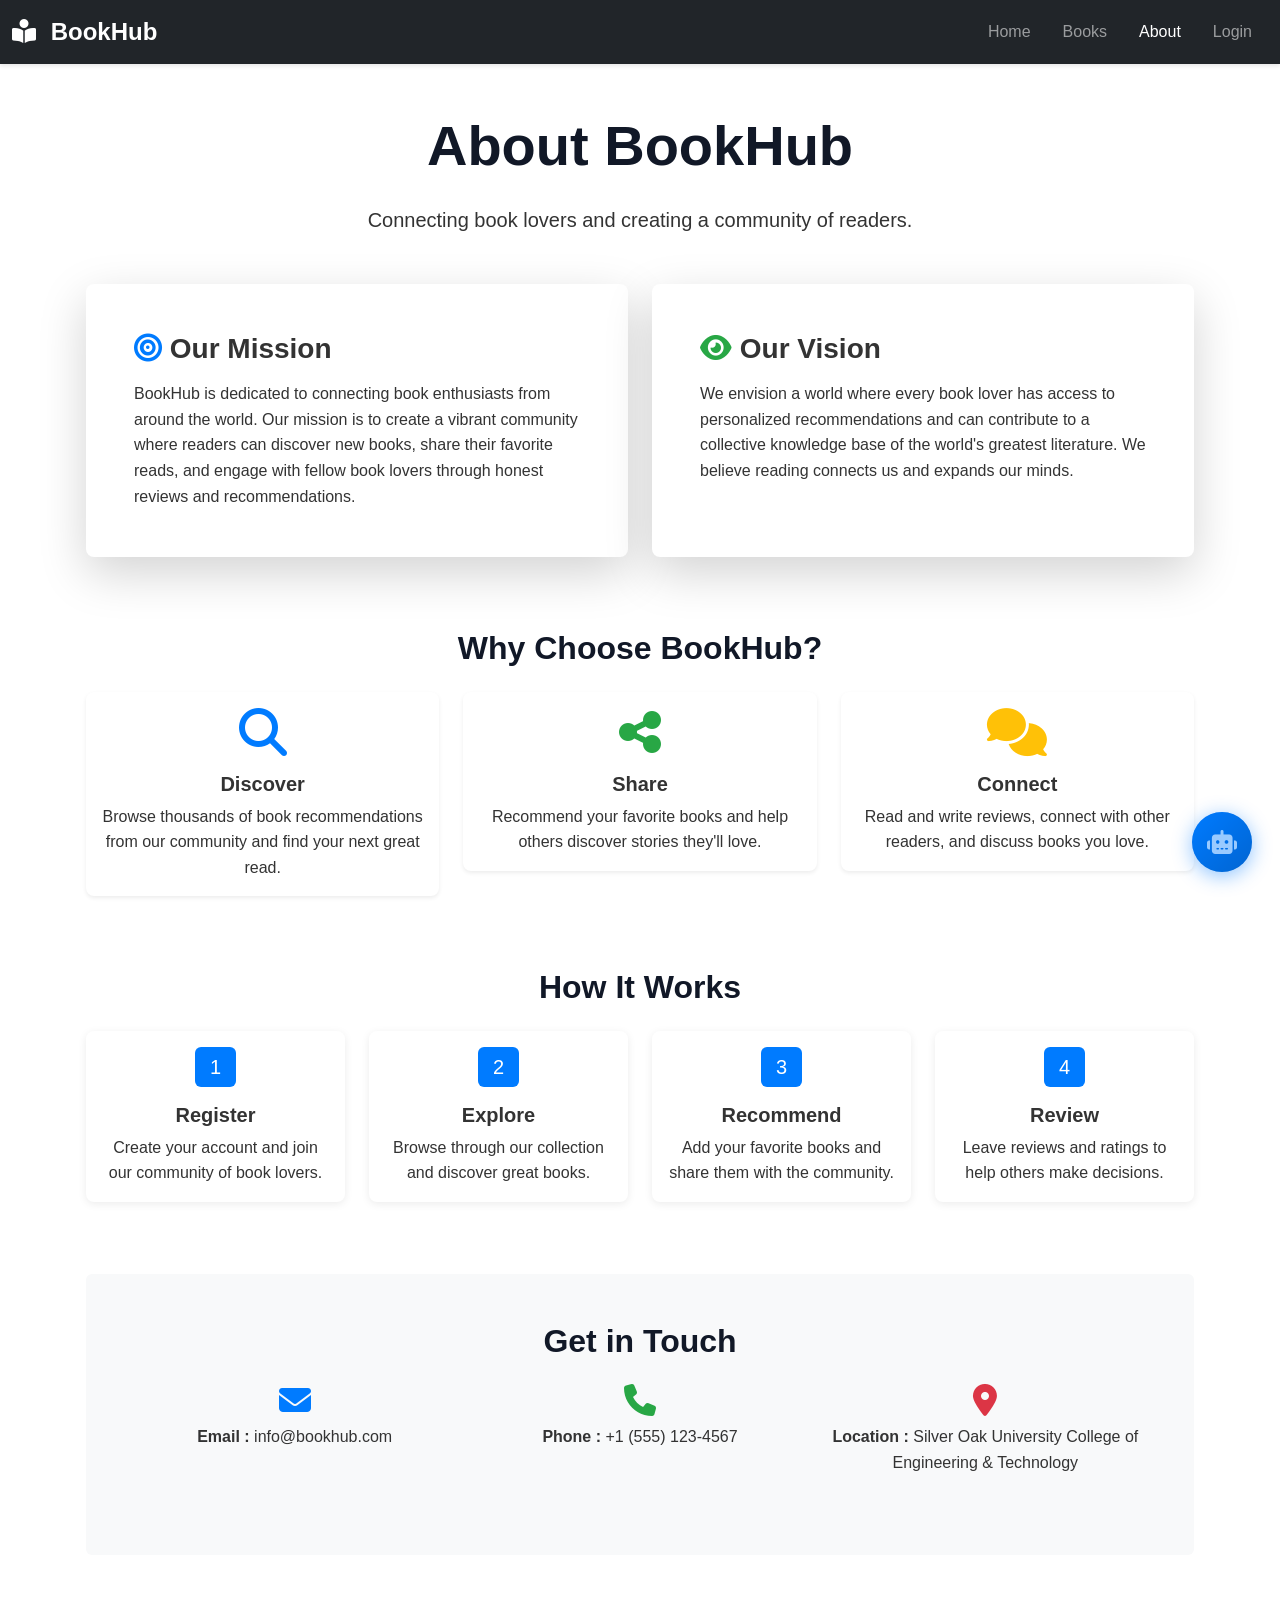
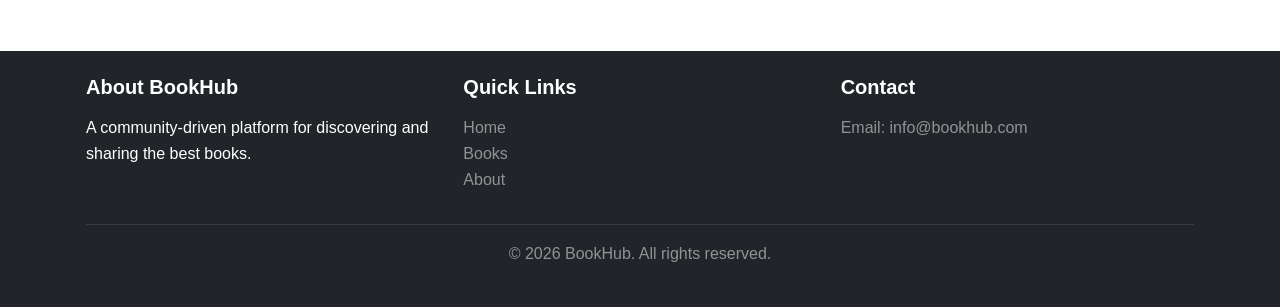
<file: about.html>
<!DOCTYPE html>
<html lang="en">
<head>
    <meta charset="UTF-8">
    <meta name="viewport" content="width=device-width, initial-scale=1.0">
    <title>About - BookHub</title>
    <!-- Bootstrap 5 CSS -->
    <link href="https://cdnjs.cloudflare.com/ajax/libs/bootstrap/5.3.0/css/bootstrap.min.css" rel="stylesheet">
    <!-- Font Awesome -->
    <link href="https://cdnjs.cloudflare.com/ajax/libs/font-awesome/6.4.0/css/all.min.css" rel="stylesheet">
    <!-- Custom CSS -->
    <link rel="stylesheet" href="css/style.css">
</head>
<body>
    <!-- Navigation Bar -->
    <nav class="navbar navbar-expand-lg navbar-dark bg-dark sticky-top">
        <div class="container-fluid">
            <a class="navbar-brand" href="index.html">
                <i class="fas fa-book-reader"></i> BookHub
            </a>
            <button class="navbar-toggler" type="button" data-bs-toggle="collapse" data-bs-target="#navbarNav">
                <span class="navbar-toggler-icon"></span>
            </button>
            <div class="collapse navbar-collapse" id="navbarNav">
                <ul class="navbar-nav ms-auto">
                    <li class="nav-item">
                        <a class="nav-link" href="index.html">Home</a>
                    </li>
                    <li class="nav-item">
                        <a class="nav-link" href="books.html">Books</a>
                    </li>
                    <li class="nav-item">
                        <a class="nav-link active" href="about.html">About</a>
                    </li>
                    <li class="nav-item">
                        <a class="nav-link" href="login.html">Login</a>
                    </li>
                </ul>
            </div>
        </div>
    </nav>

    <!-- About Section -->
    <section class="py-5">
        <div class="container">
            <!-- Hero Section -->
            <div class="text-center mb-5">
                <h1 class="display-4 fw-bold mb-4">About BookHub</h1>
                <p class="lead">Connecting book lovers and creating a community of readers.</p>
            </div>

            <!-- Mission Section -->
            <div class="row mb-5">
                <div class="col-md-6 mb-4">
                    <div class="card shadow-lg border-0 h-100">
                        <div class="card-body p-5">
                            <h3 class="card-title mb-3">
                                <i class="fas fa-bullseye text-primary"></i> Our Mission
                            </h3>
                            <p class="card-text">
                                BookHub is dedicated to connecting book enthusiasts from around the world. Our mission is to create a vibrant community where readers can discover new books, share their favorite reads, and engage with fellow book lovers through honest reviews and recommendations.
                            </p>
                        </div>
                    </div>
                </div>

                <div class="col-md-6 mb-4">
                    <div class="card shadow-lg border-0 h-100">
                        <div class="card-body p-5">
                            <h3 class="card-title mb-3">
                                <i class="fas fa-eye text-success"></i> Our Vision
                            </h3>
                            <p class="card-text">
                                We envision a world where every book lover has access to personalized recommendations and can contribute to a collective knowledge base of the world's greatest literature. We believe reading connects us and expands our minds.
                            </p>
                        </div>
                    </div>
                </div>
            </div>

            <!-- Features Section -->
            <div class="mb-5">
                <h2 class="text-center mb-4">Why Choose BookHub?</h2>
                <div class="row">
                    <div class="col-md-4 mb-4">
                        <div class="card text-center shadow-sm">
                            <div class="card-body">
                                <i class="fas fa-search fa-3x text-primary mb-3"></i>
                                <h5 class="card-title">Discover</h5>
                                <p class="card-text">Browse thousands of book recommendations from our community and find your next great read.</p>
                            </div>
                        </div>
                    </div>

                    <div class="col-md-4 mb-4">
                        <div class="card text-center shadow-sm">
                            <div class="card-body">
                                <i class="fas fa-share-nodes fa-3x text-success mb-3"></i>
                                <h5 class="card-title">Share</h5>
                                <p class="card-text">Recommend your favorite books and help others discover stories they'll love.</p>
                            </div>
                        </div>
                    </div>

                    <div class="col-md-4 mb-4">
                        <div class="card text-center shadow-sm">
                            <div class="card-body">
                                <i class="fas fa-comments fa-3x text-warning mb-3"></i>
                                <h5 class="card-title">Connect</h5>
                                <p class="card-text">Read and write reviews, connect with other readers, and discuss books you love.</p>
                            </div>
                        </div>
                    </div>
                </div>
            </div>

            <!-- How It Works -->
            <div class="mb-5">
                <h2 class="text-center mb-4">How It Works</h2>
                <div class="row">
                    <div class="col-md-3 mb-4">
                        <div class="card border-primary">
                            <div class="card-body text-center">
                                <div class="badge bg-primary mb-3" style="font-size: 20px; padding: 10px 15px;">1</div>
                                <h5 class="card-title">Register</h5>
                                <p class="card-text">Create your account and join our community of book lovers.</p>
                            </div>
                        </div>
                    </div>

                    <div class="col-md-3 mb-4">
                        <div class="card border-primary">
                            <div class="card-body text-center">
                                <div class="badge bg-primary mb-3" style="font-size: 20px; padding: 10px 15px;">2</div>
                                <h5 class="card-title">Explore</h5>
                                <p class="card-text">Browse through our collection and discover great books.</p>
                            </div>
                        </div>
                    </div>

                    <div class="col-md-3 mb-4">
                        <div class="card border-primary">
                            <div class="card-body text-center">
                                <div class="badge bg-primary mb-3" style="font-size: 20px; padding: 10px 15px;">3</div>
                                <h5 class="card-title">Recommend</h5>
                                <p class="card-text">Add your favorite books and share them with the community.</p>
                            </div>
                        </div>
                    </div>

                    <div class="col-md-3 mb-4">
                        <div class="card border-primary">
                            <div class="card-body text-center">
                                <div class="badge bg-primary mb-3" style="font-size: 20px; padding: 10px 15px;">4</div>
                                <h5 class="card-title">Review</h5>
                                <p class="card-text">Leave reviews and ratings to help others make decisions.</p>
                            </div>
                        </div>
                    </div>
                </div>
            </div>

            <!-- Contact Section -->
            <div class="bg-light p-5 rounded">
                <h2 class="text-center mb-4">Get in Touch</h2>
                <div class="row text-center">
                    <div class="col-md-4 mb-3">
                        <i class="fas fa-envelope fa-2x text-primary mb-2"></i>
                        <p><strong>Email :</strong> info@bookhub.com</p>
                    </div>
                    <div class="col-md-4 mb-3">
                        <i class="fas fa-phone fa-2x text-success mb-2"></i>
                        <p><strong>Phone :</strong> +1 (555) 123-4567</p>
                    </div>
                    <div class="col-md-4 mb-3">
                        <i class="fas fa-map-marker-alt fa-2x text-danger mb-2"></i>
                        <p><strong>Location :</strong> Silver Oak University College of Engineering & Technology</p>
                    </div>
                </div>
            </div>
        </div>
    </section>

    <!-- Footer -->
    <footer class="bg-dark text-white mt-5 py-4">
        <div class="container">
            <div class="row">
                <div class="col-md-4">
                    <h5>About BookHub</h5>
                    <p>A community-driven platform for discovering and sharing the best books.</p>
                </div>
                <div class="col-md-4">
                    <h5>Quick Links</h5>
                    <ul class="list-unstyled">
                        <li><a href="index.html" class="text-white-50">Home</a></li>
                        <li><a href="books.html" class="text-white-50">Books</a></li>
                        <li><a href="about.html" class="text-white-50">About</a></li>
                    </ul>
                </div>
                <div class="col-md-4">
                    <h5>Contact</h5>
                    <p class="text-white-50">Email: info@bookhub.com</p>
                </div>
            </div>
            <hr class="my-3">
            <div class="text-center text-white-50">
                <p>&copy; 2026 BookHub. All rights reserved.</p>
            </div>
        </div>
    </footer>

    <!-- jQuery -->
    <script src="https://code.jquery.com/jquery-3.6.0.min.js"></script>
    <!-- Bootstrap 5 JS -->
    <script src="https://cdnjs.cloudflare.com/ajax/libs/bootstrap/5.3.0/js/bootstrap.bundle.min.js"></script>
    <!-- Custom JS -->
    <script src="js/script.js"></script>
    <script src="js/chatbot.js"></script>
</body>
</html>
</file>
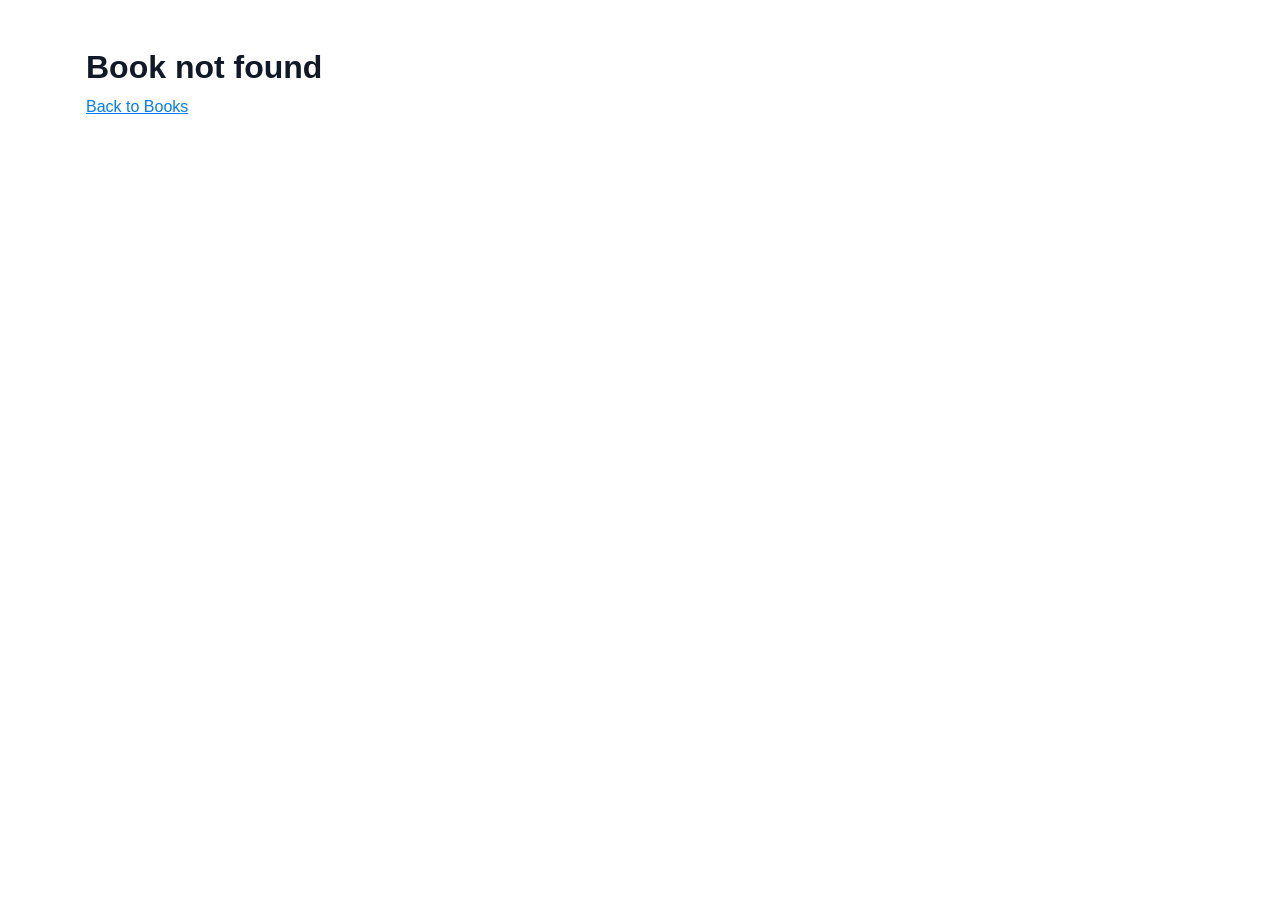
<file: book-detail.html>
<!DOCTYPE html>
<html lang="en">
<head>
    <meta charset="UTF-8">
    <meta name="viewport" content="width=device-width, initial-scale=1.0">
    <title>Book Details - BookHub</title>
    <!-- Bootstrap 5 CSS -->
    <link href="https://cdnjs.cloudflare.com/ajax/libs/bootstrap/5.3.0/css/bootstrap.min.css" rel="stylesheet">
    <!-- Font Awesome -->
    <link href="https://cdnjs.cloudflare.com/ajax/libs/font-awesome/6.4.0/css/all.min.css" rel="stylesheet">
    <!-- Custom CSS -->
    <link rel="stylesheet" href="css/style.css">
</head>
<body>
    <!-- Navigation Bar -->
    <nav class="navbar navbar-expand-lg navbar-dark bg-dark sticky-top">
        <div class="container-fluid">
            <a class="navbar-brand" href="index.html">
                <i class="fas fa-book-reader"></i> BookHub
            </a>
            <button class="navbar-toggler" type="button" data-bs-toggle="collapse" data-bs-target="#navbarNav">
                <span class="navbar-toggler-icon"></span>
            </button>
            <div class="collapse navbar-collapse" id="navbarNav">
                <ul class="navbar-nav ms-auto">
                    <li class="nav-item">
                        <a class="nav-link" href="index.html">Home</a>
                    </li>
                    <li class="nav-item">
                        <a class="nav-link" href="books.html">Books</a>
                    </li>
                    <li class="nav-item">
                        <a class="nav-link" href="add-book.html">Add Recommendation</a>
                    </li>
                    <li class="nav-item">
                        <a class="nav-link" href="profile.html">Profile</a>
                    </li>
                    <li class="nav-item">
                        <a class="nav-link" href="login.html">Login</a>
                    </li>
                </ul>
            </div>
        </div>
    </nav>

    <!-- Book Detail Section -->
    <section class="py-5">
        <div class="container">
            <div class="row">
                <!-- Book Cover and Basic Info -->
                <div class="col-md-4 mb-4">
                    <img id="bookCover" src="" alt="Book Cover" class="img-fluid rounded shadow book-detail-cover">
                    <div class="card mt-4">
                        <div class="card-body">
                            <h6 class="card-title">Book Information</h6>
                            <p><strong>Author:</strong> <span id="bookAuthor"></span></p>
                            <p><strong>Genre:</strong> <span id="bookGenre"></span></p>
                            <p><strong>Added by:</strong> <span id="bookAddedBy"></span></p>
                            <p><strong>Added on:</strong> <span id="bookDate"></span></p>
                        </div>
                    </div>
                </div>

                <!-- Book Details -->
                <div class="col-md-8">
                    <h1 id="bookTitle"></h1>
                    
                    <!-- Rating Section -->
                    <div class="mb-4">
                        <div class="d-flex align-items-center mb-3">
                            <h3 class="me-3"><span id="avgRating">0</span> <i class="fas fa-star text-warning"></i></h3>
                            <div>
                                <p class="mb-0"><strong id="reviewCount">0</strong> reviews</p>
                                <small class="text-muted">Based on user reviews</small>
                            </div>
                        </div>
                    </div>

                    <!-- Description -->
                    <div class="card mb-4">
                        <div class="card-body">
                            <h5 class="card-title">Description</h5>
                            <p id="bookDescription"></p>
                        </div>
                    </div>

                    <!-- Add Review Section -->
                    <div class="card mb-4">
                        <div class="card-body">
                            <h5 class="card-title">Leave a Review</h5>
                            
                            <!-- Alert Messages -->
                            <div id="reviewSuccessAlert" class="alert alert-success alert-dismissible fade show d-none">
                                <strong>Success!</strong> Your review has been added.
                            </div>
                            <div id="reviewErrorAlert" class="alert alert-danger alert-dismissible fade show d-none">
                                <strong>Error!</strong> <span id="reviewErrorMessage"></span>
                            </div>

                            <form id="reviewForm" novalidate>
                                <!-- Rating -->
                                <div class="mb-3">
                                    <label class="form-label">Rating</label>
                                    <div class="star-rating">
                                        <i class="fas fa-star star" data-rating="1"></i>
                                        <i class="fas fa-star star" data-rating="2"></i>
                                        <i class="fas fa-star star" data-rating="3"></i>
                                        <i class="fas fa-star star" data-rating="4"></i>
                                        <i class="fas fa-star star" data-rating="5"></i>
                                    </div>
                                    <input type="hidden" id="reviewRating" value="0">
                                </div>

                                <!-- Review Text -->
                                <div class="mb-3">
                                    <label for="reviewText" class="form-label">Your Review</label>
                                    <textarea class="form-control" id="reviewText" rows="4" placeholder="Share your thoughts about this book..." required></textarea>
                                    <div class="invalid-feedback">
                                        Please write a review.
                                    </div>
                                </div>

                                <button type="submit" class="btn btn-primary">Submit Review</button>
                            </form>
                        </div>
                    </div>
                </div>
            </div>

            <!-- Reviews Section -->
            <div class="row mt-5">
                <div class="col-md-8 offset-md-4">
                    <h3 class="mb-4">Reviews</h3>
                    <div id="reviewsContainer">
                        <!-- Reviews will be loaded here -->
                    </div>
                </div>
            </div>
        </div>
    </section>

    <!-- Footer -->
    <footer class="bg-dark text-white mt-5 py-4">
        <div class="container">
            <div class="text-center text-white-50">
                <p>&copy; 2026 BookHub. All rights reserved.</p>
            </div>
        </div>
    </footer>

    <!-- jQuery -->
    <script src="https://code.jquery.com/jquery-3.6.0.min.js"></script>
    <!-- Bootstrap 5 JS -->
    <script src="https://cdnjs.cloudflare.com/ajax/libs/bootstrap/5.3.0/js/bootstrap.bundle.min.js"></script>
    <!-- Custom JS -->
    <script src="js/script.js"></script>
    <script src="js/chatbot.js"></script>
    <script>
        let currentBookId = null;

        $(document).ready(function() {
            getBookIdFromURL();
            loadBookDetails();
            setupStarRating();
            setupReviewForm();

            // live validation for review text
            $('#reviewText').on('input', function() {
                if ($(this).val().trim()) {
                    $(this).removeClass('is-invalid');
                    $('#reviewErrorAlert').addClass('d-none');
                }
            });
        });

        function getBookIdFromURL() {
            const params = new URLSearchParams(window.location.search);
            currentBookId = parseInt(params.get('id'));
        }

        function loadBookDetails() {
            const books = getAllBooks();
            const book = books.find(b => b.id === currentBookId);

            if (!book) {
                $('body').html('<div class="container mt-5"><h2>Book not found</h2><a href="books.html">Back to Books</a></div>');
                return;
            }

            // Display book info
            $('#bookTitle').text(book.title);
            $('#bookAuthor').text(book.author);
            $('#bookGenre').text(book.genre);
            $('#bookDescription').text(book.description);
            $('#bookCover').attr('src', book.imageUrl || 'https://via.placeholder.com/300x400?text=Book+Cover');
            $('#bookAddedBy').text(book.addedBy || 'Anonymous');
            $('#bookDate').text(new Date(book.addedDate).toLocaleDateString());

            // Load and display reviews
            loadReviews();
        }

        function loadReviews() {
            const reviews = getReviewsForBook(currentBookId);
            const reviewsContainer = $('#reviewsContainer');
            reviewsContainer.empty();

            if (reviews.length === 0) {
                reviewsContainer.html('<p class="text-muted">No reviews yet. Be the first to review!</p>');
                return;
            }

            // Calculate average rating
            const avgRating = reviews.reduce((sum, r) => sum + r.rating, 0) / reviews.length;
            $('#avgRating').text(avgRating.toFixed(1));
            $('#reviewCount').text(reviews.length);

            reviews.forEach(review => {
                const reviewDiv = `
                    <div class="card mb-3">
                        <div class="card-body">
                            <div class="d-flex justify-content-between align-items-start mb-2">
                                <div>
                                    <h6 class="card-subtitle mb-1">${review.author}</h6>
                                    <small class="text-muted">${new Date(review.date).toLocaleDateString()}</small>
                                </div>
                                <div class="text-warning">
                                    ${'⭐'.repeat(review.rating)}
                                </div>
                            </div>
                            <p class="card-text">${review.text}</p>
                        </div>
                    </div>
                `;
                reviewsContainer.append(reviewDiv);
            });
        }

        function setupStarRating() {
            $('.star-rating .star').on('click', function() {
                const rating = $(this).data('rating');
                $('#reviewRating').val(rating);
                
                // Update visual
                $('.star-rating .star').each(function() {
                    if ($(this).data('rating') <= rating) {
                        $(this).addClass('active');
                    } else {
                        $(this).removeClass('active');
                    }
                });
            });

            // Hover effect
            $('.star-rating .star').on('mouseover', function() {
                const rating = $(this).data('rating');
                $('.star-rating .star').each(function() {
                    if ($(this).data('rating') <= rating) {
                        $(this).addClass('hover');
                    } else {
                        $(this).removeClass('hover');
                    }
                });
            });

            $('.star-rating').on('mouseout', function() {
                $('.star-rating .star').removeClass('hover');
            });
        }

        function setupReviewForm() {
            $('#reviewForm').on('submit', function(e) {
                e.preventDefault();
                submitReview();
            });
        }

        function submitReview() {
            const rating = parseInt($('#reviewRating').val());
            const text = $('#reviewText').val().trim();
            let isValid = true;

            // Reset alerts
            $('#reviewSuccessAlert').addClass('d-none');
            $('#reviewErrorAlert').addClass('d-none');

            // Validate
            if (rating === 0) {
                $('#reviewErrorMessage').text('Please select a rating.');
                $('#reviewErrorAlert').removeClass('d-none');
                isValid = false;
            }

            if (!text) {
                $('#reviewErrorMessage').text('Please write a review.');
                $('#reviewErrorAlert').removeClass('d-none');
                isValid = false;
            }

            if (!isValid) return;

            // Get current user
            const currentUser = JSON.parse(localStorage.getItem('currentUser'));
            const author = currentUser ? currentUser.name : 'Anonymous';

            // Add review
            const reviews = getReviewsForBook(currentBookId) || [];
            const newReview = {
                id: Date.now(),
                bookId: currentBookId,
                author: author,
                rating: rating,
                text: text,
                date: new Date().toISOString()
            };

            reviews.push(newReview);
            localStorage.setItem(`reviews_${currentBookId}`, JSON.stringify(reviews));

            // Update book rating
            const books = getAllBooks();
            const bookIndex = books.findIndex(b => b.id === currentBookId);
            if (bookIndex !== -1) {
                const allReviews = reviews;
                const avgRating = allReviews.reduce((sum, r) => sum + r.rating, 0) / allReviews.length;
                books[bookIndex].rating = avgRating;
                books[bookIndex].reviewCount = allReviews.length;
                localStorage.setItem('books', JSON.stringify(books));
            }

            // Show success message
            $('#reviewSuccessAlert').removeClass('d-none');
            $('#reviewForm')[0].reset();
            $('#reviewRating').val(0);
            $('.star-rating .star').removeClass('active');

            // Reload reviews
            setTimeout(() => {
                loadReviews();
            }, 1000);
        }

        function getReviewsForBook(bookId) {
            return JSON.parse(localStorage.getItem(`reviews_${bookId}`)) || [];
        }
    </script>
</body>
</html>
</file>
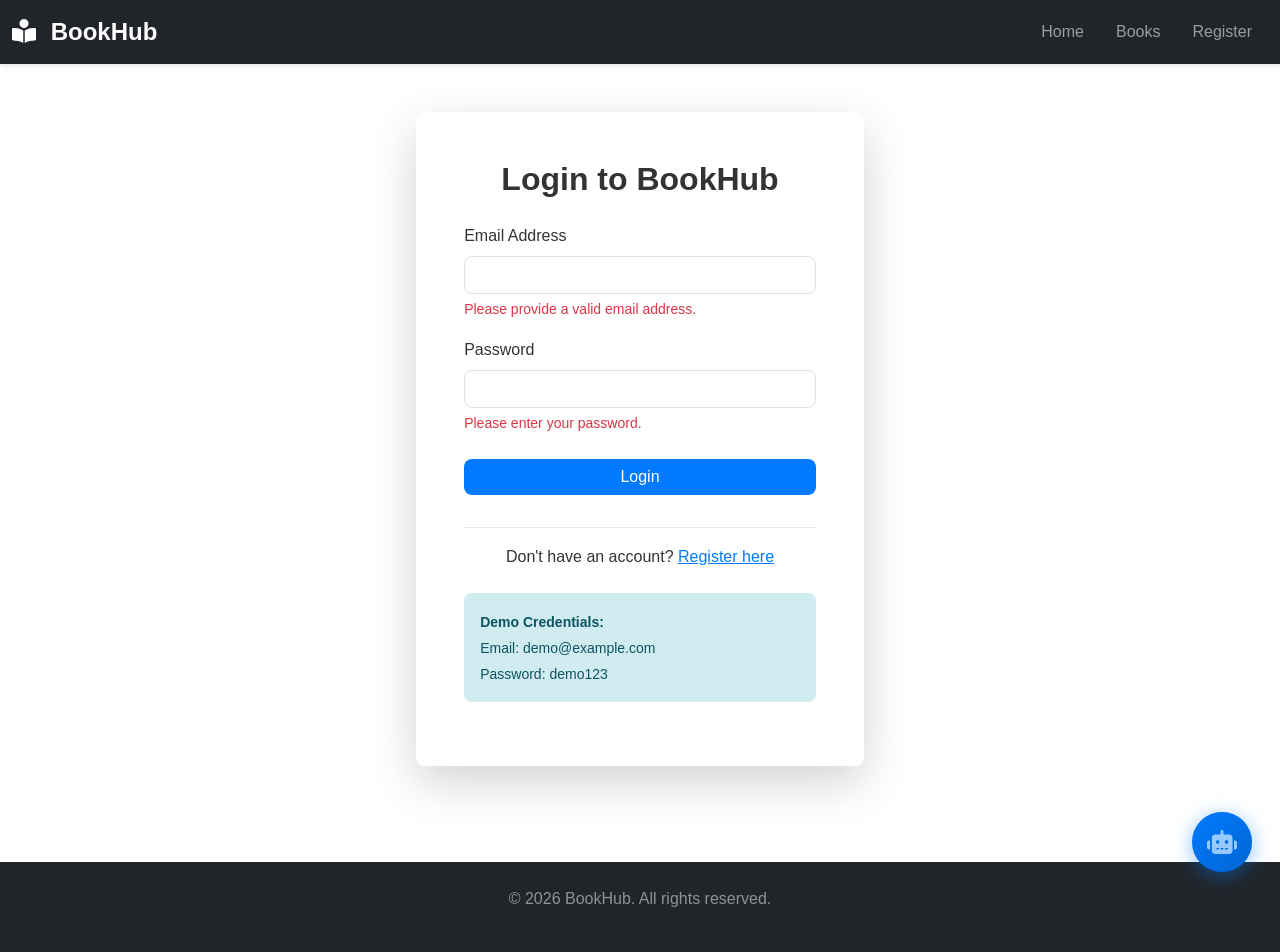
<file: login.html>
<!DOCTYPE html>
<html lang="en">
<head>
    <meta charset="UTF-8">
    <meta name="viewport" content="width=device-width, initial-scale=1.0">
    <title>Login - BookHub</title>
    <!-- Bootstrap 5 CSS -->
    <link href="https://cdnjs.cloudflare.com/ajax/libs/bootstrap/5.3.0/css/bootstrap.min.css" rel="stylesheet">
    <!-- Font Awesome -->
    <link href="https://cdnjs.cloudflare.com/ajax/libs/font-awesome/6.4.0/css/all.min.css" rel="stylesheet">
    <!-- Custom CSS -->
    <link rel="stylesheet" href="css/style.css">
</head>
<body>
    <!-- Navigation Bar -->
    <nav class="navbar navbar-expand-lg navbar-dark bg-dark sticky-top">
        <div class="container-fluid">
            <a class="navbar-brand" href="index.html">
                <i class="fas fa-book-reader"></i> BookHub
            </a>
            <button class="navbar-toggler" type="button" data-bs-toggle="collapse" data-bs-target="#navbarNav">
                <span class="navbar-toggler-icon"></span>
            </button>
            <div class="collapse navbar-collapse" id="navbarNav">
                <ul class="navbar-nav ms-auto">
                    <li class="nav-item">
                        <a class="nav-link" href="index.html">Home</a>
                    </li>
                    <li class="nav-item">
                        <a class="nav-link" href="books.html">Books</a>
                    </li>
                    <li class="nav-item">
                        <a class="nav-link" href="register.html">Register</a>
                    </li>
                </ul>
            </div>
        </div>
    </nav>

    <!-- Login Form Section -->
    <section class="auth-section py-5">
        <div class="container">
            <div class="row justify-content-center">
                <div class="col-md-6 col-lg-5">
                    <div class="card shadow-lg border-0">
                        <div class="card-body p-5">
                            <h2 class="card-title text-center mb-4">Login to BookHub</h2>
                            
                            <form id="loginForm" novalidate>
                                <!-- Email Field -->
                                <div class="mb-3">
                                    <label for="email" class="form-label">Email Address</label>
                                    <input type="email" class="form-control" id="email" name="email" autocomplete="email" required>
                                    <div class="invalid-feedback" id="emailError">
                                        Please provide a valid email address.
                                    </div>
                                </div>

                                <!-- Password Field -->
                                <div class="mb-4">
                                    <label for="password" class="form-label">Password</label>
                                    <input type="password" class="form-control" id="password" name="password" autocomplete="current-password" required>
                                    <div class="invalid-feedback" id="passwordError">
                                        Please enter your password.
                                    </div>
                                </div>

                                <!-- Alert Messages -->
                                <div id="successAlert" class="alert alert-success alert-dismissible fade show d-none">
                                    <strong>Success!</strong> Logged in successfully. Redirecting...
                                </div>
                                <div id="errorAlert" class="alert alert-danger alert-dismissible fade show d-none">
                                    <strong>Error!</strong> <span id="errorMessage"></span>
                                </div>

                                <!-- Submit Button -->
                                <button type="submit" class="btn btn-primary w-100 mb-3">Login</button>
                            </form>

                            <hr>
                            <p class="text-center">Don't have an account? <a href="register.html">Register here</a></p>
                            
                            <!-- Demo Credentials -->
                            <div class="alert alert-info mt-4">
                                <small><strong>Demo Credentials:</strong><br>
                                Email: demo@example.com<br>
                                Password: demo123</small>
                            </div>
                        </div>
                    </div>
                </div>
            </div>
        </div>
    </section>

    <!-- Footer -->
    <footer class="bg-dark text-white mt-5 py-4">
        <div class="container">
            <div class="text-center text-white-50">
                <p>&copy; 2026 BookHub. All rights reserved.</p>
            </div>
        </div>
    </footer>

    <!-- jQuery -->
    <script src="https://code.jquery.com/jquery-3.6.0.min.js"></script>
    <!-- Bootstrap 5 JS -->
    <script src="https://cdnjs.cloudflare.com/ajax/libs/bootstrap/5.3.0/js/bootstrap.bundle.min.js"></script>
    <!-- Custom JS -->
    <script src="js/script.js"></script>
    <script src="js/chatbot.js"></script>
    <script>
        $(document).ready(function() {
            // Create demo user if not exists
            createDemoUsers();

            // live validation: hide warnings as user types or show if invalid
            const emailRegex = /^[^\s@]+@[^\s@]+\.[^\s@]+$/;
            $('#email').on('input blur', function() {
                const email = $(this).val().trim();
                if (email && !emailRegex.test(email)) {
                    $('#emailError').text('Please provide a valid email address.').removeClass('d-none');
                } else {
                    $('#emailError').addClass('d-none');
                }
            });
            $('#password').on('input', function() {
                if ($(this).val()) {
                    $('#passwordError').addClass('d-none');
                }
            });

            $('#loginForm').on('submit', function(e) {
                e.preventDefault();
                validateAndLogin();
            });
        });

        function createDemoUsers() {
            const users = JSON.parse(localStorage.getItem('users')) || [];
            const demoExists = users.some(u => u.email === 'demo@example.com');
            
            if (!demoExists) {
                const demoUser = {
                    id: Date.now(),
                    name: 'Demo User',
                    email: 'demo@example.com',
                    password: 'demo123',
                    createdAt: new Date().toISOString()
                };
                users.push(demoUser);
                localStorage.setItem('users', JSON.stringify(users));
            }
        }

        function validateAndLogin() {
            const email = $('#email').val().trim();
            const password = $('#password').val();
            let isValid = true;

            // Reset error messages
            $('.invalid-feedback').addClass('d-none');
            $('#errorAlert').addClass('d-none');
            $('#successAlert').addClass('d-none');

            // Validate email
            const emailRegex = /^[^\s@]+@[^\s@]+\.[^\s@]+$/;
            if (!email || !emailRegex.test(email)) {
                $('#emailError').text('Please provide a valid email address.').removeClass('d-none');
                isValid = false;
            }

            // Validate password
            if (!password) {
                $('#passwordError').text('Please enter your password.').removeClass('d-none');
                isValid = false;
            }

            if (isValid) {
                // Check credentials
                const users = JSON.parse(localStorage.getItem('users')) || [];
                const user = users.find(u => u.email === email && u.password === password);

                if (user) {
                    // Remove password before storing in currentUser
                    const userToStore = { ...user };
                    delete userToStore.password;
                    localStorage.setItem('currentUser', JSON.stringify(userToStore));
                    
                    $('#successAlert').removeClass('d-none');
                    setTimeout(() => {
                        window.location.href = 'profile.html';
                    }, 1500);
                } else {
                    $('#errorMessage').text('Invalid email or password.');
                    $('#errorAlert').removeClass('d-none');
                }
            }
        }
    </script>
</body>
</html>
</file>
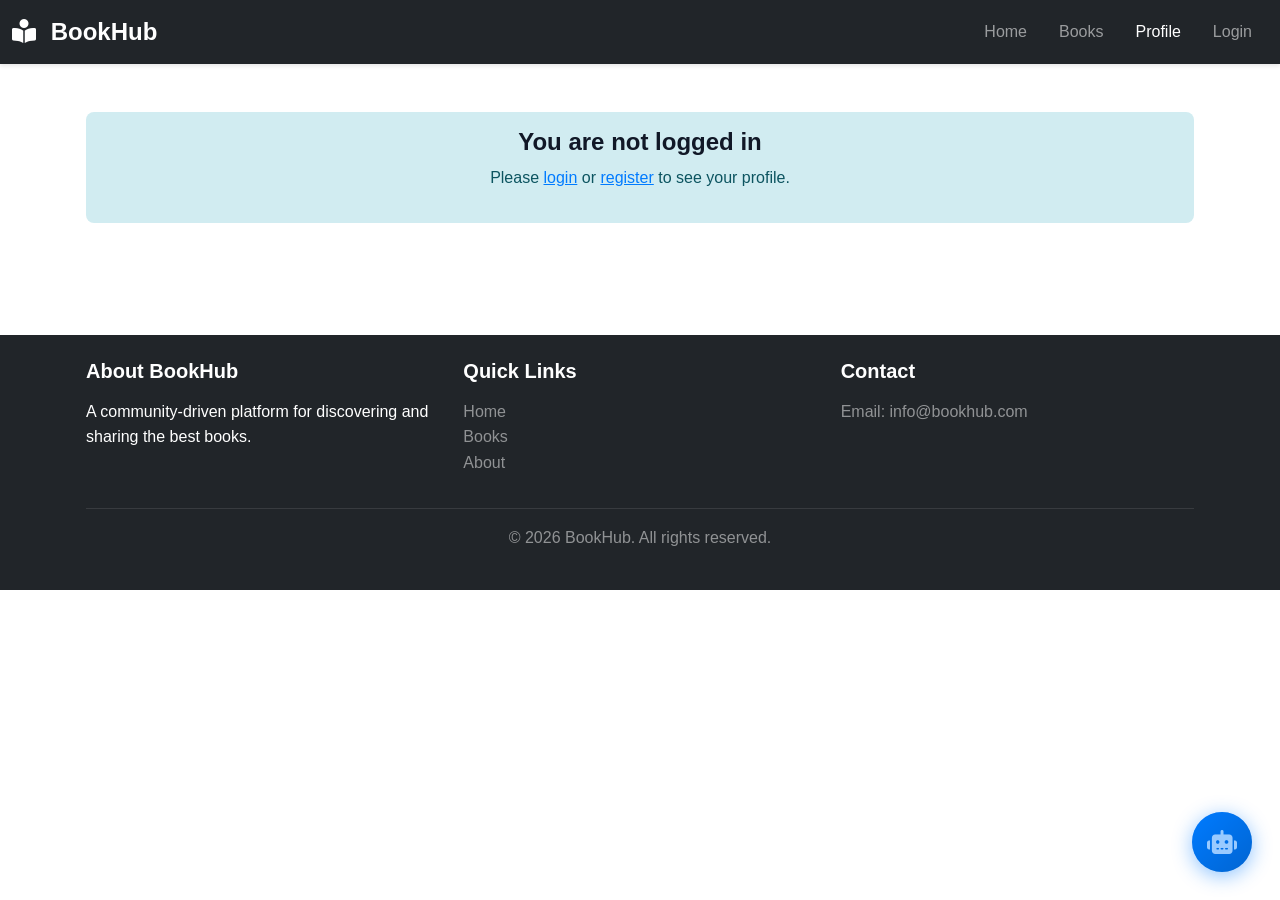
<file: profile.html>
<!DOCTYPE html>
<html lang="en">
<head>
    <meta charset="UTF-8">
    <meta name="viewport" content="width=device-width, initial-scale=1.0">
    <title>Profile - BookHub</title>
    <!-- Bootstrap 5 CSS -->
    <link href="https://cdnjs.cloudflare.com/ajax/libs/bootstrap/5.3.0/css/bootstrap.min.css" rel="stylesheet">
    <!-- Font Awesome -->
    <link href="https://cdnjs.cloudflare.com/ajax/libs/font-awesome/6.4.0/css/all.min.css" rel="stylesheet">
    <!-- Custom CSS -->
    <link rel="stylesheet" href="css/style.css">
</head>
<body>
    <!-- Navigation Bar -->
    <nav class="navbar navbar-expand-lg navbar-dark bg-dark sticky-top">
        <div class="container-fluid">
            <a class="navbar-brand" href="index.html">
                <i class="fas fa-book-reader"></i> BookHub
            </a>
            <button class="navbar-toggler" type="button" data-bs-toggle="collapse" data-bs-target="#navbarNav">
                <span class="navbar-toggler-icon"></span>
            </button>
            <div class="collapse navbar-collapse" id="navbarNav">
                <ul class="navbar-nav ms-auto">
                    <li class="nav-item">
                        <a class="nav-link" href="index.html">Home</a>
                    </li>
                    <li class="nav-item">
                        <a class="nav-link" href="books.html">Books</a>
                    </li>
                    <li class="nav-item">
                        <a class="nav-link active" href="profile.html">Profile</a>
                    </li>
                    <li class="nav-item">
                        <a class="nav-link" href="login.html">Login</a>
                    </li>
                </ul>
            </div>
        </div>
    </nav>

    <!-- Profile Section -->
    <section class="py-5">
        <div class="container">
            <!-- Login Prompt (shown when not logged in) -->
            <div id="loginPrompt" class="alert alert-info text-center d-none">
                <h4>You are not logged in</h4>
                <p>Please <a href="login.html">login</a> or <a href="register.html">register</a> to see your profile.</p>
            </div>

            <!-- User Profile (shown when logged in) -->
            <div id="profileContent" class="d-none">
                <!-- Profile Header -->
                <div class="card shadow-lg border-0 mb-4">
                    <div class="card-body p-5">
                        <div class="row align-items-center">
                            <div class="col-md-3 text-center">
                                <div class="profile-avatar mb-3">
                                    <i class="fas fa-user-circle fa-5x text-primary"></i>
                                </div>
                            </div>
                            <div class="col-md-9">
                                <h1 id="userName"></h1>
                                <p class="text-muted mb-2">
                                    Email: <strong id="userEmail"></strong>
                                </p>
                                <p class="text-muted mb-3">
                                    Member since: <strong id="memberSince"></strong>
                                </p>
                                <div>
                                    <button id="logoutBtn" class="btn btn-outline-danger me-2">Logout</button>
                                    <a href="add-book.html" class="btn btn-primary">Add Book</a>
                                </div>
                            </div>
                        </div>
                    </div>
                </div>

                <!-- Stats -->
                <div class="row mb-4">
                    <div class="col-md-4">
                        <div class="card text-center">
                            <div class="card-body">
                                <h3 class="card-title text-primary" id="booksAddedCount">0</h3>
                                <p class="text-muted">Books Added</p>
                            </div>
                        </div>
                    </div>
                    <div class="col-md-4">
                        <div class="card text-center">
                            <div class="card-body">
                                <h3 class="card-title text-success" id="reviewsSubmittedCount">0</h3>
                                <p class="text-muted">Reviews Submitted</p>
                            </div>
                        </div>
                    </div>
                    <div class="col-md-4">
                        <div class="card text-center">
                            <div class="card-body">
                                <h3 class="card-title text-warning" id="avgRatingCount">0</h3>
                                <p class="text-muted">Average Rating Given</p>
                            </div>
                        </div>
                    </div>
                </div>

                <!-- Tabs -->
                <div class="card shadow-lg border-0">
                    <div class="card-header bg-light">
                        <ul class="nav nav-tabs card-header-tabs" role="tablist">
                            <li class="nav-item">
                                <a class="nav-link active" id="booksTab" data-bs-toggle="tab" href="#booksContent" role="tab">My Books</a>
                            </li>
                            <li class="nav-item">
                                <a class="nav-link" id="reviewsTab" data-bs-toggle="tab" href="#reviewsContent" role="tab">My Reviews</a>
                            </li>
                        </ul>
                    </div>
                    <div class="card-body">
                        <div class="tab-content">
                            <!-- My Books Tab -->
                            <div class="tab-pane fade show active" id="booksContent" role="tabpanel">
                                <h5 class="mb-4">Books You've Recommended</h5>
                                <div id="userBooksContainer" class="row g-4">
                                    <!-- User books will be displayed here -->
                                </div>
                                <div id="noBooksMessage" class="alert alert-info text-center d-none">
                                    <p>You haven't added any books yet. <a href="add-book.html">Add your first book!</a></p>
                                </div>
                            </div>

                            <!-- My Reviews Tab -->
                            <div class="tab-pane fade" id="reviewsContent" role="tabpanel">
                                <h5 class="mb-4">Reviews You've Submitted</h5>
                                <div id="userReviewsContainer">
                                    <!-- User reviews will be displayed here -->
                                </div>
                                <div id="noReviewsMessage" class="alert alert-info text-center d-none">
                                    <p>You haven't submitted any reviews yet. <a href="books.html">Browse books and add reviews!</a></p>
                                </div>
                            </div>
                        </div>
                    </div>
                </div>
            </div>
        </div>
    </section>

    <!-- Footer -->
    <footer class="bg-dark text-white mt-5 py-4">
        <div class="container">
            <div class="row">
                <div class="col-md-4">
                    <h5>About BookHub</h5>
                    <p>A community-driven platform for discovering and sharing the best books.</p>
                </div>
                <div class="col-md-4">
                    <h5>Quick Links</h5>
                    <ul class="list-unstyled">
                        <li><a href="index.html" class="text-white-50">Home</a></li>
                        <li><a href="books.html" class="text-white-50">Books</a></li>
                        <li><a href="about.html" class="text-white-50">About</a></li>
                    </ul>
                </div>
                <div class="col-md-4">
                    <h5>Contact</h5>
                    <p class="text-white-50">Email: info@bookhub.com</p>
                </div>
            </div>
            <hr class="my-3">
            <div class="text-center text-white-50">
                <p>&copy; 2026 BookHub. All rights reserved.</p>
            </div>
        </div>
    </footer>

    <!-- jQuery -->
    <script src="https://code.jquery.com/jquery-3.6.0.min.js"></script>
    <!-- Bootstrap 5 JS -->
    <script src="https://cdnjs.cloudflare.com/ajax/libs/bootstrap/5.3.0/js/bootstrap.bundle.min.js"></script>
    <!-- Custom JS -->
    <script src="js/script.js"></script>
    <script src="js/chatbot.js"></script>
    <script>
        let currentUser = null;

        $(document).ready(function() {
            checkUserLogin();
            if (currentUser) {
                loadUserProfile();
                loadUserBooks();
                loadUserReviews();
            }

            $('#logoutBtn').on('click', logout);
        });

        function checkUserLogin() {
            currentUser = JSON.parse(localStorage.getItem('currentUser'));
            
            if (!currentUser) {
                $('#loginPrompt').removeClass('d-none');
                $('#profileContent').addClass('d-none');
            } else {
                $('#loginPrompt').addClass('d-none');
                $('#profileContent').removeClass('d-none');
            }
        }

        function loadUserProfile() {
            $('#userName').text(currentUser.name);
            $('#userEmail').text(currentUser.email);
            $('#memberSince').text(new Date(currentUser.createdAt).toLocaleDateString());
        }

        function loadUserBooks() {
            const userBooksIds = JSON.parse(localStorage.getItem(`userBooks_${currentUser.id}`)) || [];
            const allBooks = getAllBooks();
            const userBooks = allBooks.filter(b => userBooksIds.includes(b.id));

            const container = $('#userBooksContainer');
            container.empty();

            if (userBooks.length === 0) {
                $('#noBooksMessage').removeClass('d-none');
                return;
            }

            $('#noBooksMessage').addClass('d-none');
            $('#booksAddedCount').text(userBooks.length);

            userBooks.forEach(book => {
                const bookCard = `
                    <div class="col-md-6 col-lg-4">
                        <div class="card book-card h-100">
                            <img src="${book.imageUrl || 'https://via.placeholder.com/300x400?text=Book+Cover'}" class="card-img-top book-cover" alt="${book.title}">
                            <div class="card-body d-flex flex-column">
                                <h5 class="card-title">${book.title}</h5>
                                <p class="card-text text-muted">by ${book.author}</p>
                                <p class="card-text"><small class="text-secondary">Genre: ${book.genre}</small></p>
                                <div class="mb-3">
                                    <span class="badge bg-warning text-dark">${(book.rating || 0).toFixed(1)} ⭐</span>
                                </div>
                                <a href="book-detail.html?id=${book.id}" class="btn btn-primary mt-auto">View</a>
                            </div>
                        </div>
                    </div>
                `;
                container.append(bookCard);
            });
        }

        function loadUserReviews() {
            const allBooks = getAllBooks();
            let userReviews = [];

            // Collect all reviews from all books
            allBooks.forEach(book => {
                const reviews = JSON.parse(localStorage.getItem(`reviews_${book.id}`)) || [];
                const userBookReviews = reviews.filter(r => r.author === currentUser.name);
                userBookReviews.forEach(review => {
                    userReviews.push({
                        ...review,
                        bookTitle: book.title,
                        bookId: book.id
                    });
                });
            });

            // Sort by date (newest first)
            userReviews.sort((a, b) => new Date(b.date) - new Date(a.date));

            const container = $('#userReviewsContainer');
            container.empty();

            if (userReviews.length === 0) {
                $('#noReviewsMessage').removeClass('d-none');
                return;
            }

            $('#noReviewsMessage').addClass('d-none');
            $('#reviewsSubmittedCount').text(userReviews.length);

            // Calculate average rating
            const avgRating = userReviews.reduce((sum, r) => sum + r.rating, 0) / userReviews.length;
            $('#avgRatingCount').text(avgRating.toFixed(1));

            userReviews.forEach(review => {
                const reviewDiv = `
                    <div class="card mb-3">
                        <div class="card-body">
                            <div class="d-flex justify-content-between align-items-start mb-2">
                                <div>
                                    <h6 class="card-subtitle mb-1">
                                        <a href="book-detail.html?id=${review.bookId}" class="text-decoration-none">
                                            ${review.bookTitle}
                                        </a>
                                    </h6>
                                    <small class="text-muted">${new Date(review.date).toLocaleDateString()}</small>
                                </div>
                                <div class="text-warning">
                                    ${'⭐'.repeat(review.rating)}
                                </div>
                            </div>
                            <p class="card-text">${review.text}</p>
                        </div>
                    </div>
                `;
                container.append(reviewDiv);
            });
        }

        function logout() {
            localStorage.removeItem('currentUser');
            window.location.href = 'login.html';
        }
    </script>
</body>
</html>
</file>
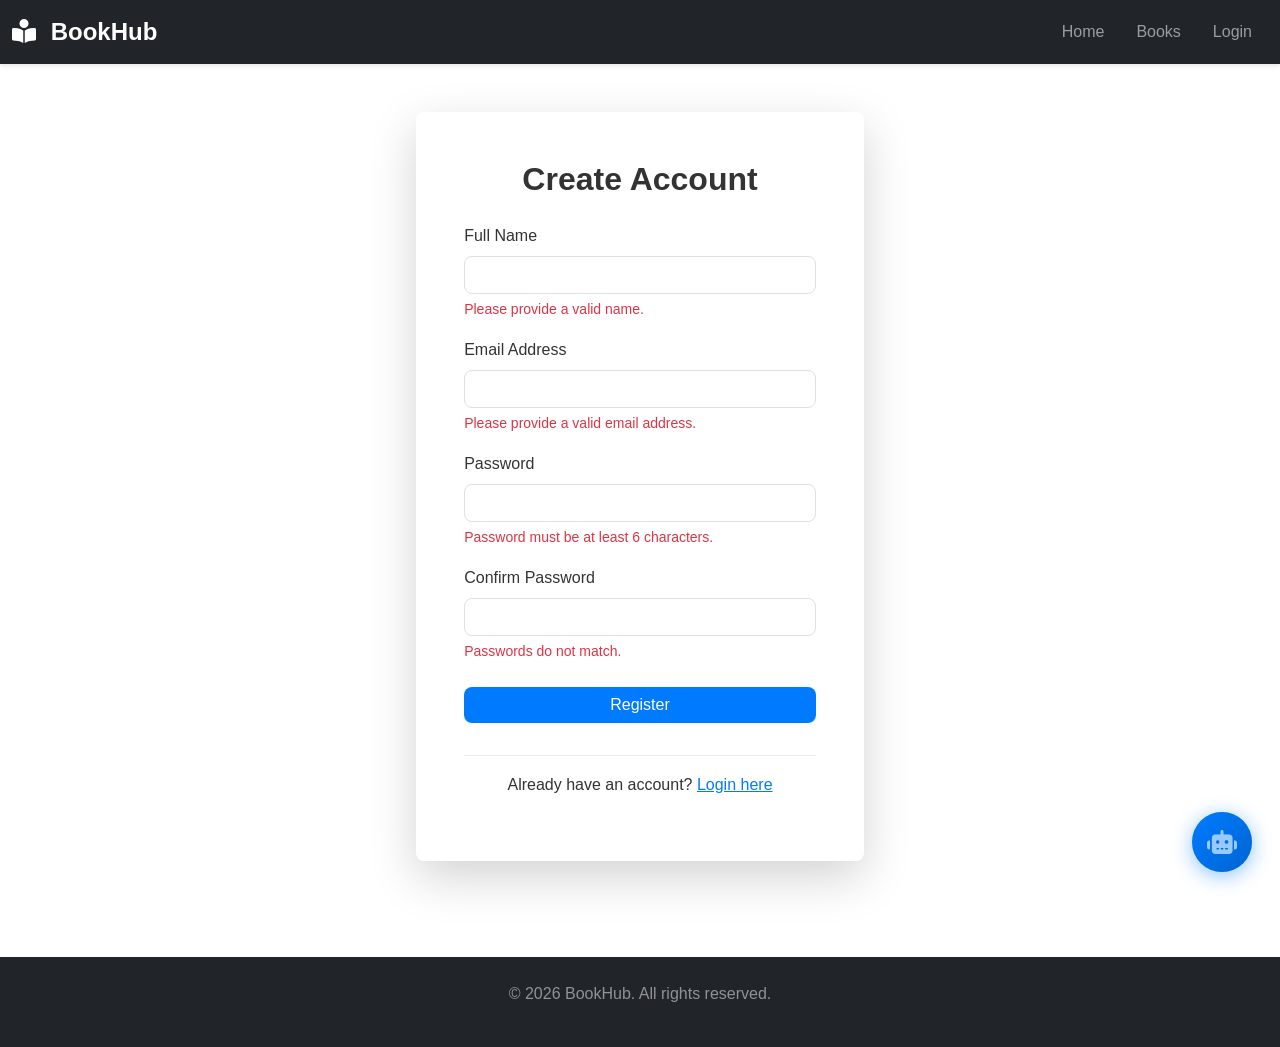
<file: register.html>
<!DOCTYPE html>
<html lang="en">
<head>
    <meta charset="UTF-8">
    <meta name="viewport" content="width=device-width, initial-scale=1.0">
    <title>Register - BookHub</title>
    <!-- Bootstrap 5 CSS -->
    <link href="https://cdnjs.cloudflare.com/ajax/libs/bootstrap/5.3.0/css/bootstrap.min.css" rel="stylesheet">
    <!-- Font Awesome -->
    <link href="https://cdnjs.cloudflare.com/ajax/libs/font-awesome/6.4.0/css/all.min.css" rel="stylesheet">
    <!-- Custom CSS -->
    <link rel="stylesheet" href="css/style.css">
</head>
<body>
    <!-- Navigation Bar -->
    <nav class="navbar navbar-expand-lg navbar-dark bg-dark sticky-top">
        <div class="container-fluid">
            <a class="navbar-brand" href="index.html">
                <i class="fas fa-book-reader"></i> BookHub
            </a>
            <button class="navbar-toggler" type="button" data-bs-toggle="collapse" data-bs-target="#navbarNav">
                <span class="navbar-toggler-icon"></span>
            </button>
            <div class="collapse navbar-collapse" id="navbarNav">
                <ul class="navbar-nav ms-auto">
                    <li class="nav-item">
                        <a class="nav-link" href="index.html">Home</a>
                    </li>
                    <li class="nav-item">
                        <a class="nav-link" href="books.html">Books</a>
                    </li>
                    <li class="nav-item">
                        <a class="nav-link" href="login.html">Login</a>
                    </li>
                </ul>
            </div>
        </div>
    </nav>

    <!-- Register Form Section -->
    <section class="auth-section py-5">
        <div class="container">
            <div class="row justify-content-center">
                <div class="col-md-6 col-lg-5">
                    <div class="card shadow-lg border-0">
                        <div class="card-body p-5">
                            <h2 class="card-title text-center mb-4">Create Account</h2>
                            
                            <form id="registerForm" novalidate>
                                <!-- Name Field -->
                                <div class="mb-3">
                                    <label for="name" class="form-label">Full Name</label>
                                    <input type="text" class="form-control" id="name" name="name" autocomplete="name" required>
                                    <div class="invalid-feedback" id="nameError">
                                        Please provide a valid name.
                                    </div>
                                </div>

                                <!-- Email Field -->
                                <div class="mb-3">
                                    <label for="email" class="form-label">Email Address</label>
                                    <input type="email" class="form-control" id="email" name="email" autocomplete="email" required>
                                    <div class="invalid-feedback" id="emailError">
                                        Please provide a valid email address.
                                    </div>
                                </div>

                                <!-- Password Field -->
                                <div class="mb-3">
                                    <label for="password" class="form-label">Password</label>
                                    <input type="password" class="form-control" id="password" name="password" autocomplete="new-password" required minlength="6">
                                    <div class="invalid-feedback" id="passwordError">
                                        Password must be at least 6 characters.
                                    </div>
                                </div>

                                <!-- Confirm Password Field -->
                                <div class="mb-4">
                                    <label for="confirmPassword" class="form-label">Confirm Password</label>
                                    <input type="password" class="form-control" id="confirmPassword" name="confirmPassword" required>
                                    <div class="invalid-feedback" id="confirmError">
                                        Passwords do not match.
                                    </div>
                                </div>

                                <!-- Alert Messages -->
                                <div id="successAlert" class="alert alert-success alert-dismissible fade show d-none">
                                    <strong>Success!</strong> Account created successfully. Redirecting...
                                </div>
                                <div id="errorAlert" class="alert alert-danger alert-dismissible fade show d-none">
                                    <strong>Error!</strong> <span id="errorMessage"></span>
                                </div>

                                <!-- Submit Button -->
                                <button type="submit" class="btn btn-primary w-100 mb-3">Register</button>
                            </form>

                            <hr>
                            <p class="text-center">Already have an account? <a href="login.html">Login here</a></p>
                        </div>
                    </div>
                </div>
            </div>
        </div>
    </section>

    <!-- Footer -->
    <footer class="bg-dark text-white mt-5 py-4">
        <div class="container">
            <div class="text-center text-white-50">
                <p>&copy; 2026 BookHub. All rights reserved.</p>
            </div>
        </div>
    </footer>

    <!-- jQuery -->
    <script src="https://code.jquery.com/jquery-3.6.0.min.js"></script>
    <!-- Bootstrap 5 JS -->
    <script src="https://cdnjs.cloudflare.com/ajax/libs/bootstrap/5.3.0/js/bootstrap.bundle.min.js"></script>
    <!-- Custom JS -->
    <script src="js/script.js"></script>
    <script src="js/chatbot.js"></script>
    <script>
        $(document).ready(function() {
            const emailRegex = /^[^\s@]+@[^\s@]+\.[^\s@]+$/;

            // live validation
            $('#name').on('input', function() {
                if ($(this).val().trim()) {
                    $('#nameError').addClass('d-none');
                }
            });
            $('#email').on('input blur', function() {
                const email = $(this).val().trim();
                if (email && !emailRegex.test(email)) {
                    $('#emailError').text('Please provide a valid email address.').removeClass('d-none');
                } else {
                    $('#emailError').addClass('d-none');
                }
            });
            $('#password').on('input', function() {
                if ($(this).val().length >= 6) {
                    $('#passwordError').addClass('d-none');
                }
            });
            $('#confirmPassword').on('input blur', function() {
                if ($(this).val() === $('#password').val()) {
                    $('#confirmError').addClass('d-none');
                } else {
                    if ($(this).val()) {
                        $('#confirmError').text('Passwords do not match.').removeClass('d-none');
                    }
                }
            });

            $('#registerForm').on('submit', function(e) {
                e.preventDefault();
                validateAndRegister();
            });
        });

        function validateAndRegister() {
            const name = $('#name').val().trim();
            const email = $('#email').val().trim();
            const password = $('#password').val();
            const confirmPassword = $('#confirmPassword').val();
            let isValid = true;

            // Reset error messages
            $('.invalid-feedback').addClass('d-none');
            $('#errorAlert').addClass('d-none');
            $('#successAlert').addClass('d-none');

            // Validate name
            if (!name) {
                $('#nameError').text('Please provide a name.').removeClass('d-none');
                isValid = false;
            }

            // Validate email
            const emailRegex = /^[^\s@]+@[^\s@]+\.[^\s@]+$/;
            if (!email || !emailRegex.test(email)) {
                $('#emailError').text('Please provide a valid email address.').removeClass('d-none');
                isValid = false;
            }

            // Validate password
            if (!password || password.length < 6) {
                $('#passwordError').text('Password must be at least 6 characters.').removeClass('d-none');
                isValid = false;
            }

            // Validate confirm password
            if (password !== confirmPassword) {
                $('#confirmError').text('Passwords do not match.').removeClass('d-none');
                isValid = false;
            }

            if (isValid) {
                // Check if user already exists
                const users = JSON.parse(localStorage.getItem('users')) || [];
                if (users.some(u => u.email === email)) {
                    $('#errorMessage').text('Email already registered.');
                    $('#errorAlert').removeClass('d-none');
                    return;
                }

                // Create new user
                const newUser = {
                    id: Date.now(),
                    name: name,
                    email: email,
                    password: password, // In real app, would hash this
                    createdAt: new Date().toISOString()
                };

                users.push(newUser);
                localStorage.setItem('users', JSON.stringify(users));
                localStorage.setItem('currentUser', JSON.stringify(newUser));

                // Show success message
                $('#successAlert').removeClass('d-none');
                setTimeout(() => {
                    window.location.href = 'profile.html';
                }, 1500);
            }
        }
    </script>
</body>
</html>
</file>
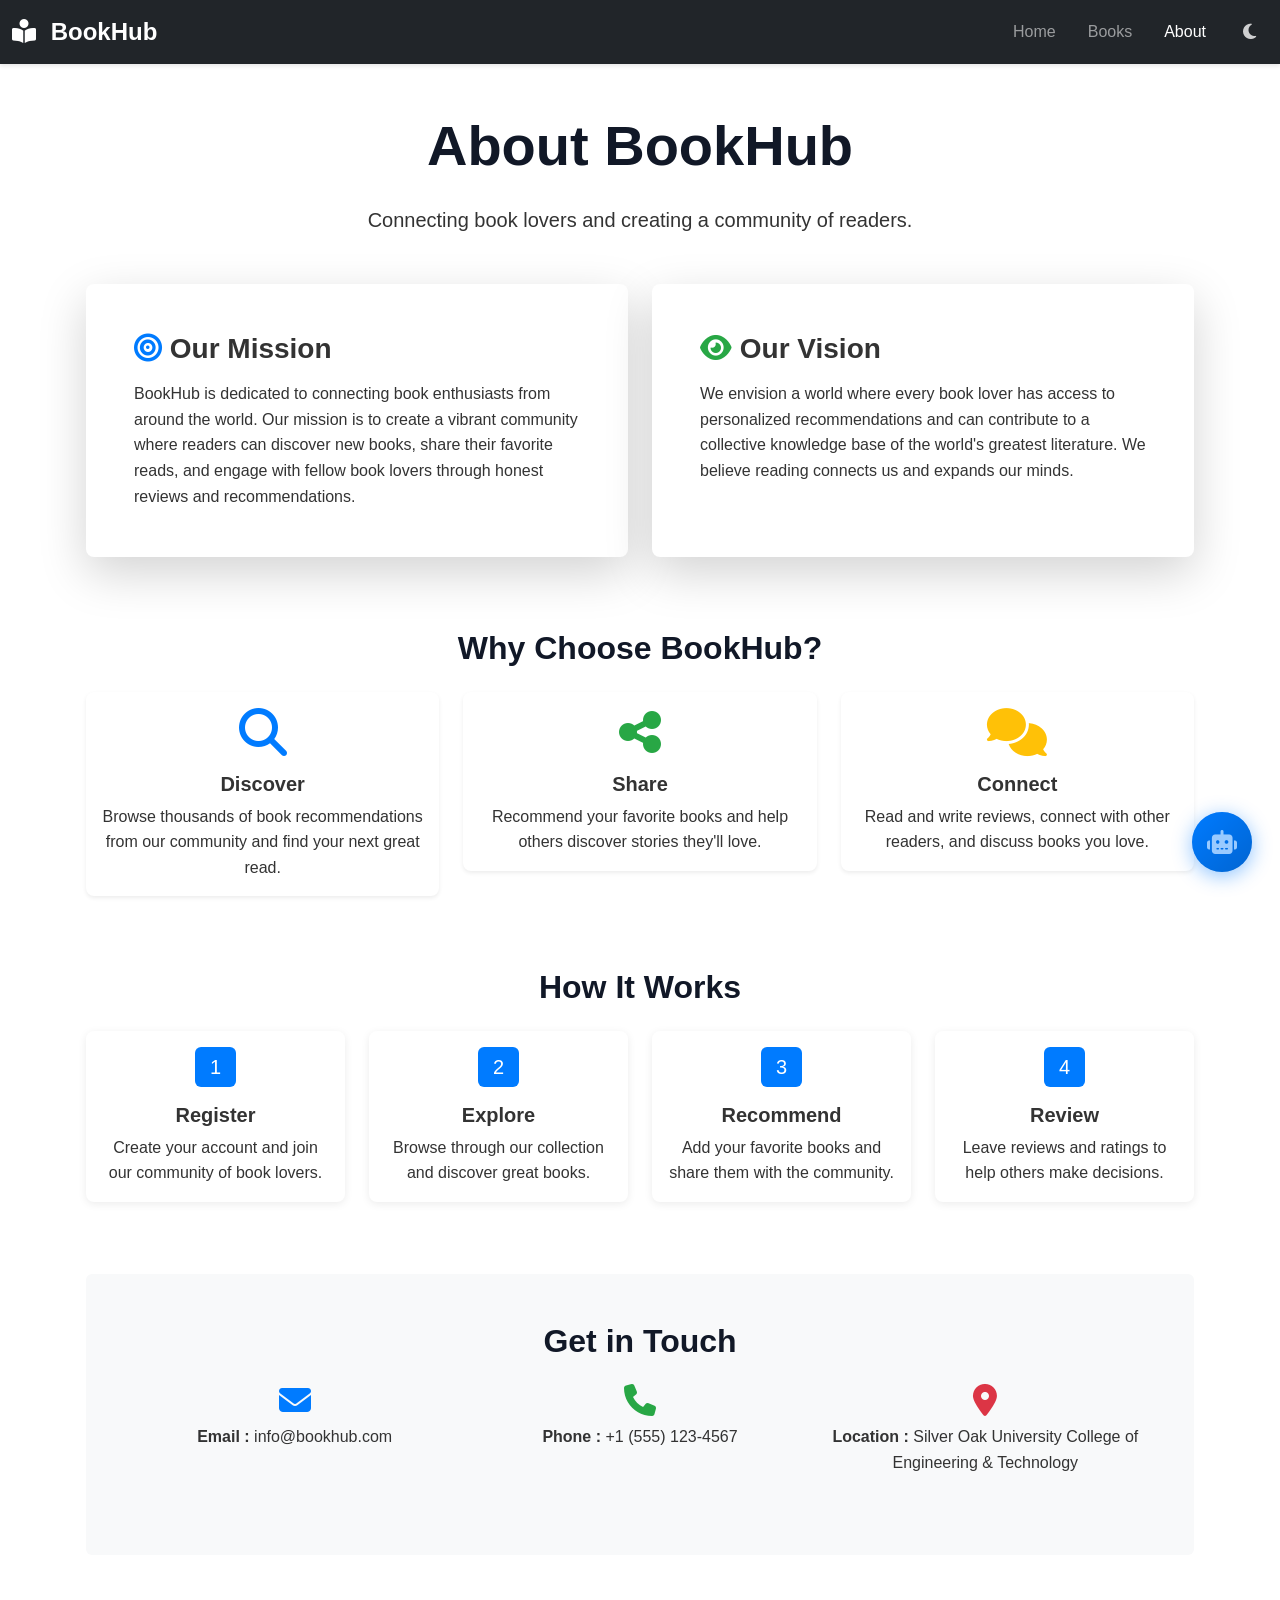
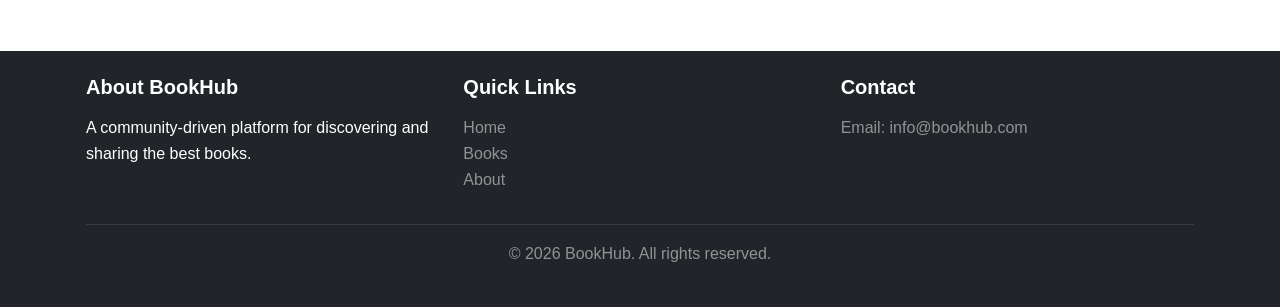
<file: pages/about.html>
<!DOCTYPE html>
<html lang="en">
<head>
    <meta charset="UTF-8">
    <meta name="viewport" content="width=device-width, initial-scale=1.0">
    <title>About - BookHub</title>
    <!-- Bootstrap 5 CSS -->
    <link href="https://cdnjs.cloudflare.com/ajax/libs/bootstrap/5.3.0/css/bootstrap.min.css" rel="stylesheet">
    <!-- Font Awesome -->
    <link href="https://cdnjs.cloudflare.com/ajax/libs/font-awesome/6.4.0/css/all.min.css" rel="stylesheet">
    <link rel="stylesheet" href="../css/style.css">
    <script>(function(){var t=localStorage.getItem('theme')||'light';document.documentElement.setAttribute('data-theme',t);})();</script>
</head>
<body>
    <!-- Navigation Bar -->
    <nav class="navbar navbar-expand-lg navbar-dark bg-dark sticky-top">
        <div class="container-fluid">
            <a class="navbar-brand" href="../index.html">
                <i class="fas fa-book-reader"></i> BookHub
            </a>
            <button class="navbar-toggler" type="button" data-bs-toggle="collapse" data-bs-target="#navbarNav">
                <span class="navbar-toggler-icon"></span>
            </button>
            <div class="collapse navbar-collapse" id="navbarNav">
                <ul class="navbar-nav ms-auto">
                    <li class="nav-item">
                        <a class="nav-link" href="../index.html">Home</a>
                    </li>
                    <li class="nav-item">
                        <a class="nav-link" href="books.html">Books</a>
                    </li>
                    <li class="nav-item">
                        <a class="nav-link active" href="about.html">About</a>
                    </li>
                </ul>
                <!-- Theme Toggle -->
                <button class="theme-toggle-btn" id="themeToggleBtn" title="Toggle dark / light mode" aria-label="Toggle theme">
                    <i class="fas fa-moon"></i>
                </button>
            </div>
        </div>
    </nav>

    <!-- About Section -->
    <section class="py-5">
        <div class="container">
            <!-- Hero Section -->
            <div class="text-center mb-5">
                <h1 class="display-4 fw-bold mb-4">About BookHub</h1>
                <p class="lead">Connecting book lovers and creating a community of readers.</p>
            </div>

            <!-- Mission Section -->
            <div class="row mb-5">
                <div class="col-md-6 mb-4">
                    <div class="card shadow-lg border-0 h-100">
                        <div class="card-body p-5">
                            <h3 class="card-title mb-3">
                                <i class="fas fa-bullseye text-primary"></i> Our Mission
                            </h3>
                            <p class="card-text">
                                BookHub is dedicated to connecting book enthusiasts from around the world. Our mission is to create a vibrant community where readers can discover new books, share their favorite reads, and engage with fellow book lovers through honest reviews and recommendations.
                            </p>
                        </div>
                    </div>
                </div>

                <div class="col-md-6 mb-4">
                    <div class="card shadow-lg border-0 h-100">
                        <div class="card-body p-5">
                            <h3 class="card-title mb-3">
                                <i class="fas fa-eye text-success"></i> Our Vision
                            </h3>
                            <p class="card-text">
                                We envision a world where every book lover has access to personalized recommendations and can contribute to a collective knowledge base of the world's greatest literature. We believe reading connects us and expands our minds.
                            </p>
                        </div>
                    </div>
                </div>
            </div>

            <!-- Features Section -->
            <div class="mb-5">
                <h2 class="text-center mb-4">Why Choose BookHub?</h2>
                <div class="row">
                    <div class="col-md-4 mb-4">
                        <div class="card text-center shadow-sm">
                            <div class="card-body">
                                <i class="fas fa-search fa-3x text-primary mb-3"></i>
                                <h5 class="card-title">Discover</h5>
                                <p class="card-text">Browse thousands of book recommendations from our community and find your next great read.</p>
                            </div>
                        </div>
                    </div>

                    <div class="col-md-4 mb-4">
                        <div class="card text-center shadow-sm">
                            <div class="card-body">
                                <i class="fas fa-share-nodes fa-3x text-success mb-3"></i>
                                <h5 class="card-title">Share</h5>
                                <p class="card-text">Recommend your favorite books and help others discover stories they'll love.</p>
                            </div>
                        </div>
                    </div>

                    <div class="col-md-4 mb-4">
                        <div class="card text-center shadow-sm">
                            <div class="card-body">
                                <i class="fas fa-comments fa-3x text-warning mb-3"></i>
                                <h5 class="card-title">Connect</h5>
                                <p class="card-text">Read and write reviews, connect with other readers, and discuss books you love.</p>
                            </div>
                        </div>
                    </div>
                </div>
            </div>

            <!-- How It Works -->
            <div class="mb-5">
                <h2 class="text-center mb-4">How It Works</h2>
                <div class="row">
                    <div class="col-md-3 mb-4">
                        <div class="card border-primary">
                            <div class="card-body text-center">
                                <div class="badge bg-primary mb-3" style="font-size: 20px; padding: 10px 15px;">1</div>
                                <h5 class="card-title">Register</h5>
                                <p class="card-text">Create your account and join our community of book lovers.</p>
                            </div>
                        </div>
                    </div>

                    <div class="col-md-3 mb-4">
                        <div class="card border-primary">
                            <div class="card-body text-center">
                                <div class="badge bg-primary mb-3" style="font-size: 20px; padding: 10px 15px;">2</div>
                                <h5 class="card-title">Explore</h5>
                                <p class="card-text">Browse through our collection and discover great books.</p>
                            </div>
                        </div>
                    </div>

                    <div class="col-md-3 mb-4">
                        <div class="card border-primary">
                            <div class="card-body text-center">
                                <div class="badge bg-primary mb-3" style="font-size: 20px; padding: 10px 15px;">3</div>
                                <h5 class="card-title">Recommend</h5>
                                <p class="card-text">Add your favorite books and share them with the community.</p>
                            </div>
                        </div>
                    </div>

                    <div class="col-md-3 mb-4">
                        <div class="card border-primary">
                            <div class="card-body text-center">
                                <div class="badge bg-primary mb-3" style="font-size: 20px; padding: 10px 15px;">4</div>
                                <h5 class="card-title">Review</h5>
                                <p class="card-text">Leave reviews and ratings to help others make decisions.</p>
                            </div>
                        </div>
                    </div>
                </div>
            </div>

            <!-- Contact Section -->
            <div class="bg-light p-5 rounded">
                <h2 class="text-center mb-4">Get in Touch</h2>
                <div class="row text-center">
                    <div class="col-md-4 mb-3">
                        <i class="fas fa-envelope fa-2x text-primary mb-2"></i>
                        <p><strong>Email :</strong> info@bookhub.com</p>
                    </div>
                    <div class="col-md-4 mb-3">
                        <i class="fas fa-phone fa-2x text-success mb-2"></i>
                        <p><strong>Phone :</strong> +1 (555) 123-4567</p>
                    </div>
                    <div class="col-md-4 mb-3">
                        <i class="fas fa-map-marker-alt fa-2x text-danger mb-2"></i>
                        <p><strong>Location :</strong> Silver Oak University College of Engineering & Technology</p>
                    </div>
                </div>
            </div>
        </div>
    </section>

    <!-- Footer -->
    <footer class="bg-dark text-white mt-5 py-4">
        <div class="container">
            <div class="row">
                <div class="col-md-4">
                    <h5>About BookHub</h5>
                    <p>A community-driven platform for discovering and sharing the best books.</p>
                </div>
                <div class="col-md-4">
                    <h5>Quick Links</h5>
                    <ul class="list-unstyled">
                        <li><a href="../index.html" class="text-white-50">Home</a></li>
                        <li><a href="books.html" class="text-white-50">Books</a></li>
                        <li><a href="about.html" class="text-white-50">About</a></li>
                    </ul>
                </div>
                <div class="col-md-4">
                    <h5>Contact</h5>
                    <p class="text-white-50">Email: info@bookhub.com</p>
                </div>
            </div>
            <hr class="my-3">
            <div class="text-center text-white-50">
                <p>&copy; 2026 BookHub. All rights reserved.</p>
            </div>
        </div>
    </footer>

    <!-- jQuery -->
    <script src="https://code.jquery.com/jquery-3.6.0.min.js"></script>
    <!-- Bootstrap 5 JS -->
    <script src="https://cdnjs.cloudflare.com/ajax/libs/bootstrap/5.3.0/js/bootstrap.bundle.min.js"></script>
    <!-- Custom JS -->
    <script src="../js/script.js"></script>
    <script src="../js/chatbot.js"></script>
    <script>
        // ── Theme toggle ──
        (function() {
            function applyTheme(t) {
                document.documentElement.setAttribute('data-theme', t);
                var icon = document.querySelector('#themeToggleBtn i');
                if (icon) icon.className = t === 'dark' ? 'fas fa-sun' : 'fas fa-moon';
            }
            document.addEventListener('DOMContentLoaded', function() {
                applyTheme(localStorage.getItem('theme') || 'light');
                document.getElementById('themeToggleBtn').addEventListener('click', function() {
                    var next = document.documentElement.getAttribute('data-theme') === 'dark' ? 'light' : 'dark';
                    localStorage.setItem('theme', next);
                    applyTheme(next);
                });
            });
        })();
    </script>
</body>
</html>
</file>
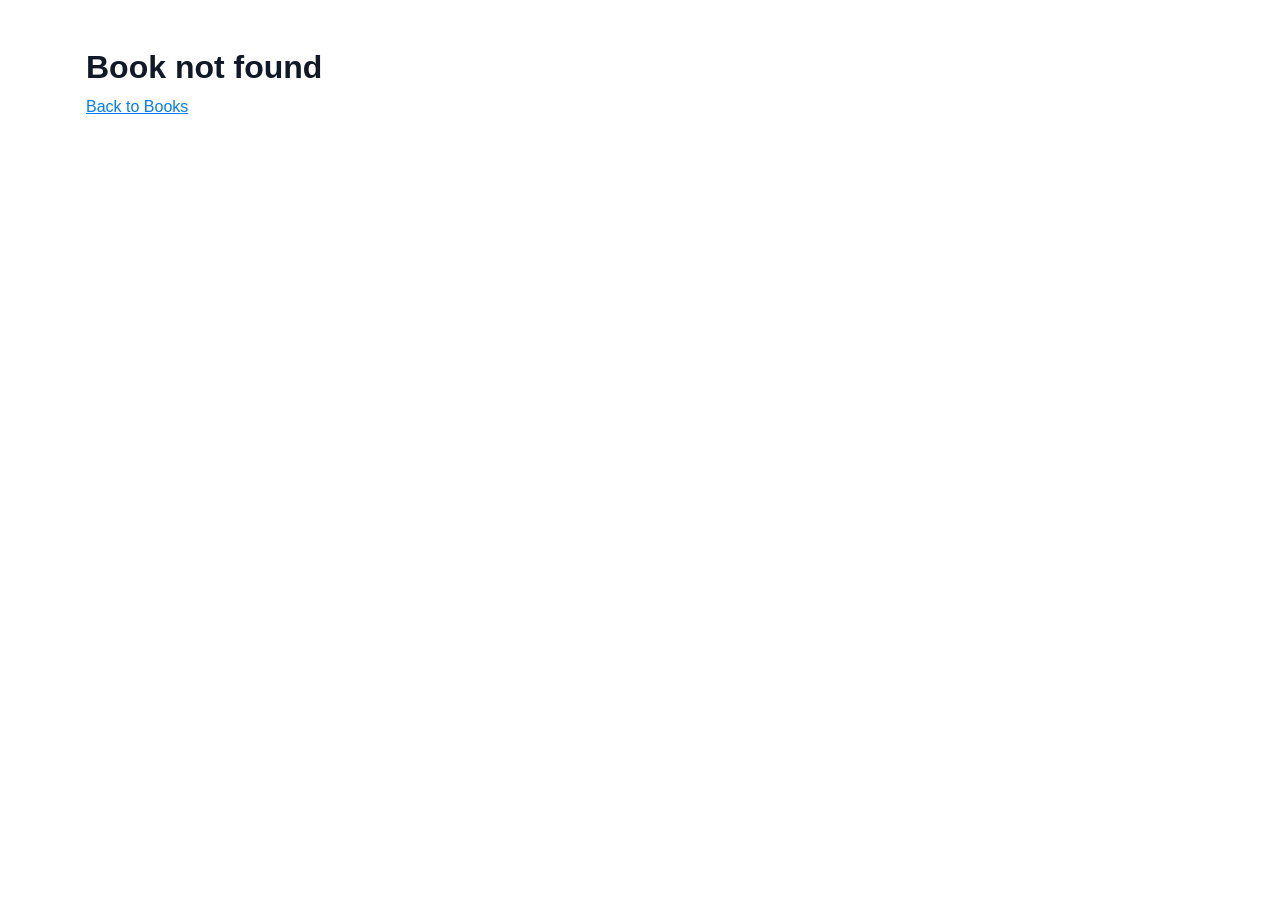
<file: pages/book-detail.html>
<!DOCTYPE html>
<html lang="en">
<head>
    <meta charset="UTF-8">
    <meta name="viewport" content="width=device-width, initial-scale=1.0">
    <title>Book Details - BookHub</title>
    <!-- Bootstrap 5 CSS -->
    <link href="https://cdnjs.cloudflare.com/ajax/libs/bootstrap/5.3.0/css/bootstrap.min.css" rel="stylesheet">
    <!-- Font Awesome -->
    <link href="https://cdnjs.cloudflare.com/ajax/libs/font-awesome/6.4.0/css/all.min.css" rel="stylesheet">
    <link rel="stylesheet" href="../css/style.css">
    <script>(function(){var t=localStorage.getItem('theme')||'light';document.documentElement.setAttribute('data-theme',t);})();</script>
</head>
<body>
    <!-- Navigation Bar -->
    <nav class="navbar navbar-expand-lg navbar-dark bg-dark sticky-top">
        <div class="container-fluid">
            <a class="navbar-brand" href="../index.html">
                <i class="fas fa-book-reader"></i> BookHub
            </a>
            <button class="navbar-toggler" type="button" data-bs-toggle="collapse" data-bs-target="#navbarNav">
                <span class="navbar-toggler-icon"></span>
            </button>
            <div class="collapse navbar-collapse" id="navbarNav">
                <ul class="navbar-nav ms-auto">
                    <li class="nav-item">
                        <a class="nav-link" href="../index.html">Home</a>
                    </li>
                    <li class="nav-item">
                        <a class="nav-link" href="books.html">Books</a>
                    </li>
                    <li class="nav-item">
                        <a class="nav-link" href="add-book.html">Add Recommendation</a>
                    </li>
                </ul>
                <!-- Theme Toggle -->
                <button class="theme-toggle-btn" id="themeToggleBtn" title="Toggle dark / light mode" aria-label="Toggle theme">
                    <i class="fas fa-moon"></i>
                </button>
            </div>
        </div>
    </nav>

    <!-- Book Detail Section -->
    <section class="py-5">
        <div class="container">
            <div class="row">
                <!-- Book Cover and Basic Info -->
                <div class="col-md-4 mb-4">
                    <img id="bookCover" src="" alt="Book Cover" class="img-fluid rounded shadow book-detail-cover">
                    <div class="card mt-4">
                        <div class="card-body">
                            <h6 class="card-title">Book Information</h6>
                            <p><strong>Author:</strong> <span id="bookAuthor"></span></p>
                            <p><strong>Genre:</strong> <span id="bookGenre"></span></p>
                            <p><strong>Added by:</strong> <span id="bookAddedBy"></span></p>
                            <p><strong>Added on:</strong> <span id="bookDate"></span></p>
                        </div>
                    </div>
                </div>

                <!-- Book Details -->
                <div class="col-md-8">
                    <h1 id="bookTitle"></h1>
                    
                    <!-- Rating Section -->
                    <div class="mb-4">
                        <div class="d-flex align-items-center mb-3">
                            <h3 class="me-3"><span id="avgRating">0</span> <i class="fas fa-star text-warning"></i></h3>
                            <div>
                                <p class="mb-0"><strong id="reviewCount">0</strong> reviews</p>
                                <small class="text-muted">Based on user reviews</small>
                            </div>
                        </div>
                    </div>

                    <!-- Description -->
                    <div class="card mb-4">
                        <div class="card-body">
                            <h5 class="card-title">Description</h5>
                            <p id="bookDescription"></p>
                        </div>
                    </div>

                    <!-- Add Review Section -->
                    <div class="card mb-4">
                        <div class="card-body">
                            <h5 class="card-title">Leave a Review</h5>
                            
                            <!-- Alert Messages -->
                            <div id="reviewSuccessAlert" class="alert alert-success alert-dismissible fade show d-none">
                                <strong>Success!</strong> Your review has been added.
                            </div>
                            <div id="reviewErrorAlert" class="alert alert-danger alert-dismissible fade show d-none">
                                <strong>Error!</strong> <span id="reviewErrorMessage"></span>
                            </div>

                            <form id="reviewForm" novalidate>
                                <!-- Rating -->
                                <div class="mb-3">
                                    <label class="form-label">Rating</label>
                                    <div class="star-rating">
                                        <i class="fas fa-star star" data-rating="1"></i>
                                        <i class="fas fa-star star" data-rating="2"></i>
                                        <i class="fas fa-star star" data-rating="3"></i>
                                        <i class="fas fa-star star" data-rating="4"></i>
                                        <i class="fas fa-star star" data-rating="5"></i>
                                    </div>
                                    <input type="hidden" id="reviewRating" value="0">
                                </div>

                                <!-- Review Text -->
                                <div class="mb-3">
                                    <label for="reviewText" class="form-label">Your Review</label>
                                    <textarea class="form-control" id="reviewText" rows="4" placeholder="Share your thoughts about this book..." required></textarea>
                                    <div class="invalid-feedback">
                                        Please write a review.
                                    </div>
                                </div>

                                <button type="submit" class="btn btn-primary">Submit Review</button>
                            </form>
                        </div>
                    </div>
                </div>
            </div>

            <!-- Reviews Section -->
            <div class="row mt-5">
                <div class="col-md-8 offset-md-4">
                    <h3 class="mb-4">Reviews</h3>
                    <div id="reviewsContainer">
                        <!-- Reviews will be loaded here -->
                    </div>
                </div>
            </div>
        </div>
    </section>

    <!-- Footer -->
    <footer class="bg-dark text-white mt-5 py-4">
        <div class="container">
            <div class="text-center text-white-50">
                <p>&copy; 2026 BookHub. All rights reserved.</p>
            </div>
        </div>
    </footer>

    <!-- jQuery -->
    <script src="https://code.jquery.com/jquery-3.6.0.min.js"></script>
    <!-- Bootstrap 5 JS -->
    <script src="https://cdnjs.cloudflare.com/ajax/libs/bootstrap/5.3.0/js/bootstrap.bundle.min.js"></script>
    <!-- Custom JS -->
    <script src="../js/script.js"></script>
    <script src="../js/chatbot.js"></script>
    <script>
        let currentBookId = null;

        $(document).ready(function() {
            getBookIdFromURL();
            loadBookDetails();
            setupStarRating();
            setupReviewForm();

            // live validation for review text
            $('#reviewText').on('input', function() {
                if ($(this).val().trim()) {
                    $(this).removeClass('is-invalid');
                    $('#reviewErrorAlert').addClass('d-none');
                }
            });
        });

        function getBookIdFromURL() {
            const params = new URLSearchParams(window.location.search);
            currentBookId = parseInt(params.get('id'));
        }

        function loadBookDetails() {
            const books = getAllBooks();
            const book = books.find(b => b.id === currentBookId);

            if (!book) {
                $('body').html('<div class="container mt-5"><h2>Book not found</h2><a href="books.html">Back to Books</a></div>');
                return;
            }

            // Display book info
            $('#bookTitle').text(book.title);
            $('#bookAuthor').text(book.author);
            $('#bookGenre').text(book.genre);
            $('#bookDescription').text(book.description);
            $('#bookCover').attr('src', book.imageUrl || 'https://via.placeholder.com/300x400?text=Book+Cover');
            $('#bookAddedBy').text(book.addedBy || 'Anonymous');
            $('#bookDate').text(new Date(book.addedDate).toLocaleDateString());

            // Load and display reviews
            loadReviews();
        }

        function loadReviews() {
            const reviews = getReviewsForBook(currentBookId);
            const reviewsContainer = $('#reviewsContainer');
            reviewsContainer.empty();

            if (reviews.length === 0) {
                reviewsContainer.html('<p class="text-muted">No reviews yet. Be the first to review!</p>');
                return;
            }

            // Calculate average rating
            const avgRating = reviews.reduce((sum, r) => sum + r.rating, 0) / reviews.length;
            $('#avgRating').text(avgRating.toFixed(1));
            $('#reviewCount').text(reviews.length);

            reviews.forEach(review => {
                const reviewDiv = `
                    <div class="card mb-3">
                        <div class="card-body">
                            <div class="d-flex justify-content-between align-items-start mb-2">
                                <div>
                                    <h6 class="card-subtitle mb-1">${review.author}</h6>
                                    <small class="text-muted">${new Date(review.date).toLocaleDateString()}</small>
                                </div>
                                <div class="text-warning">
                                    ${'⭐'.repeat(review.rating)}
                                </div>
                            </div>
                            <p class="card-text">${review.text}</p>
                        </div>
                    </div>
                `;
                reviewsContainer.append(reviewDiv);
            });
        }

        function setupStarRating() {
            $('.star-rating .star').on('click', function() {
                const rating = $(this).data('rating');
                $('#reviewRating').val(rating);
                
                // Update visual
                $('.star-rating .star').each(function() {
                    if ($(this).data('rating') <= rating) {
                        $(this).addClass('active');
                    } else {
                        $(this).removeClass('active');
                    }
                });
            });

            // Hover effect
            $('.star-rating .star').on('mouseover', function() {
                const rating = $(this).data('rating');
                $('.star-rating .star').each(function() {
                    if ($(this).data('rating') <= rating) {
                        $(this).addClass('hover');
                    } else {
                        $(this).removeClass('hover');
                    }
                });
            });

            $('.star-rating').on('mouseout', function() {
                $('.star-rating .star').removeClass('hover');
            });
        }

        function setupReviewForm() {
            $('#reviewForm').on('submit', function(e) {
                e.preventDefault();
                submitReview();
            });
        }

        function submitReview() {
            const rating = parseInt($('#reviewRating').val());
            const text = $('#reviewText').val().trim();
            let isValid = true;

            // Reset alerts
            $('#reviewSuccessAlert').addClass('d-none');
            $('#reviewErrorAlert').addClass('d-none');

            // Validate
            if (rating === 0) {
                $('#reviewErrorMessage').text('Please select a rating.');
                $('#reviewErrorAlert').removeClass('d-none');
                isValid = false;
            }

            if (!text) {
                $('#reviewErrorMessage').text('Please write a review.');
                $('#reviewErrorAlert').removeClass('d-none');
                isValid = false;
            }

            if (!isValid) return;

            // Get current user
            const currentUser = JSON.parse(localStorage.getItem('currentUser'));
            const author = currentUser ? currentUser.name : 'Anonymous';

            // Add review
            const reviews = getReviewsForBook(currentBookId) || [];
            const newReview = {
                id: Date.now(),
                bookId: currentBookId,
                author: author,
                rating: rating,
                text: text,
                date: new Date().toISOString()
            };

            reviews.push(newReview);
            localStorage.setItem(`reviews_${currentBookId}`, JSON.stringify(reviews));

            // Update book rating
            const books = getAllBooks();
            const bookIndex = books.findIndex(b => b.id === currentBookId);
            if (bookIndex !== -1) {
                const allReviews = reviews;
                const avgRating = allReviews.reduce((sum, r) => sum + r.rating, 0) / allReviews.length;
                books[bookIndex].rating = avgRating;
                books[bookIndex].reviewCount = allReviews.length;
                localStorage.setItem('books', JSON.stringify(books));
            }

            // Show success message
            $('#reviewSuccessAlert').removeClass('d-none');
            $('#reviewForm')[0].reset();
            $('#reviewRating').val(0);
            $('.star-rating .star').removeClass('active');

            // Reload reviews
            setTimeout(() => {
                loadReviews();
            }, 1000);
        }

        function getReviewsForBook(bookId) {
            return JSON.parse(localStorage.getItem(`reviews_${bookId}`)) || [];
        }

        // ── Theme toggle ──
        (function() {
            function applyTheme(t) {
                document.documentElement.setAttribute('data-theme', t);
                var icon = document.querySelector('#themeToggleBtn i');
                if (icon) icon.className = t === 'dark' ? 'fas fa-sun' : 'fas fa-moon';
            }
            document.addEventListener('DOMContentLoaded', function() {
                applyTheme(localStorage.getItem('theme') || 'light');
                document.getElementById('themeToggleBtn').addEventListener('click', function() {
                    var next = document.documentElement.getAttribute('data-theme') === 'dark' ? 'light' : 'dark';
                    localStorage.setItem('theme', next);
                    applyTheme(next);
                });
            });
        })();
    </script>
</body>
</html>
</file>
<file: css/style.css>
:root {
    --primary-color: #007bff;
    --secondary-color: #6c757d;
    --success-color: #28a745;
    --danger-color: #dc3545;
    --warning-color: #ffc107;
    --light-color: #f8f9fa;
    --dark-color: #343a40;
    --border-radius: 0.5rem;
    --transition: all 0.3s ease;

    /* Light theme tokens */
    --bg:           #ffffff;
    --bg-alt:       #f8f9fa;
    --surface:      #ffffff;
    --text:         #333333;
    --text-muted:   #6c757d;
    --heading:      #111827;
    --border:       #e0e0e0;
    --input-bg:     #ffffff;
    --input-text:   #333333;
    --card-shadow:  rgba(0,0,0,0.08);
    --card-shadow-hover: rgba(0,0,0,0.15);

    /* Chatbot light tokens */
    --cb-window:    #ffffff;
    --cb-msgs:      #f8f9fb;
    --cb-bot-bg:    #ffffff;
    --cb-bot-text:  #333333;
    --cb-qa-bg:     #ffffff;
    --cb-qa-border: #eef0f5;
    --cb-btn-bg:    #f8f9fb;
    --cb-btn-border:#dde1e9;
    --cb-btn-text:  #4a5568;
    --cb-input-bg:  #f8f9fb;
    --cb-input-brd: #dde1e9;
    --cb-input-txt: #333333;
}

/* ─── Dark theme overrides ─── */
[data-theme="dark"] {
    --bg:           #0f1117;
    --bg-alt:       #161b27;
    --surface:      #1c2233;
    --text:         #cbd5e1;
    --text-muted:   #8892a4;
    --heading:      #f1f5f9;
    --border:       #2d3748;
    --input-bg:     #1c2233;
    --input-text:   #e2e8f0;
    --card-shadow:  rgba(0,0,0,0.4);
    --card-shadow-hover: rgba(0,0,0,0.55);

    /* Chatbot dark tokens */
    --cb-window:    #1c2233;
    --cb-msgs:      #0f1117;
    --cb-bot-bg:    #242d42;
    --cb-bot-text:  #cbd5e1;
    --cb-qa-bg:     #1c2233;
    --cb-qa-border: #2d3748;
    --cb-btn-bg:    #242d42;
    --cb-btn-border:#3d4f6a;
    --cb-btn-text:  #94a3b8;
    --cb-input-bg:  #242d42;
    --cb-input-brd: #3d4f6a;
    --cb-input-txt: #e2e8f0;
}

/* ─── Global theme transitions ─── */
body,
.card,
.navbar,
.chatbot-window,
.chatbot-messages,
.chatbot-msg-bubble-bot,
.chatbot-quick-actions,
.chatbot-input-area,
.chatbot-input,
.chatbot-quick-btn,
.form-control,
.form-select,
.modal-content,
.modal-header,
.nav-tabs,
.nav-tabs .nav-link,
footer {
    transition: background-color 0.25s ease,
                color 0.25s ease,
                border-color 0.25s ease,
                box-shadow 0.25s ease;
}

html,
body {
    scroll-behavior: smooth;
    font-family: 'Segoe UI', Tahoma, Geneva, Verdana, sans-serif;
}

body {
    background-color: var(--bg);
    color: var(--text);
    line-height: 1.6;
}

/* Typography */
h1,
h2,
h3,
h4,
h5,
h6 {
    font-weight: 600;
    color: var(--heading);
}

/* ─── Theme Toggle Button ─── */
.theme-toggle-btn {
    background: none;
    border: none;
    color: rgba(255,255,255,0.78);
    font-size: 1.1rem;
    width: 38px;
    height: 38px;
    border-radius: 50%;
    cursor: pointer;
    display: flex;
    align-items: center;
    justify-content: center;
    margin-left: 0.5rem;
    transition: color 0.25s ease, background 0.25s ease, transform 0.25s ease;
    flex-shrink: 0;
}

.theme-toggle-btn:hover {
    color: var(--warning-color);
    background: rgba(255,255,255,0.12);
    transform: rotate(20deg) scale(1.1);
}

.theme-toggle-btn i {
    transition: transform 0.4s ease;
}

/* ─── Dark-mode section backgrounds ─── */
[data-theme="dark"] .bg-light,
[data-theme="dark"] section.py-5.bg-light {
    background-color: var(--bg-alt) !important;
}

[data-theme="dark"] .bg-dark {
    background-color: #0a0d14 !important;
}

[data-theme="dark"] footer.bg-dark {
    background-color: #0a0d14 !important;
}

/* ─── Dark-mode text helpers ─── */
[data-theme="dark"] .text-muted,
[data-theme="dark"] .card-text.text-muted {
    color: var(--text-muted) !important;
}

[data-theme="dark"] .text-secondary {
    color: var(--text-muted) !important;
}

/* ─── Dark-mode card header ─── */
[data-theme="dark"] .card-header.bg-light {
    background-color: var(--surface) !important;
    border-color: var(--border) !important;
}

/* ─── Dark-mode about contact box ─── */
[data-theme="dark"] .bg-light.p-5.rounded {
    background-color: var(--bg-alt) !important;
}

/* ─── About / Contact text in dark ─── */
[data-theme="dark"] .bg-light p,
[data-theme="dark"] .bg-light strong {
    color: var(--text);
}


a {
    color: var(--primary-color);
    transition: var(--transition);
}

a:hover {
    color: #0056b3;
    text-decoration: none;
}

/* Navigation Bar */
.navbar {
    box-shadow: 0 2px 4px rgba(0, 0, 0, 0.1);
}

.navbar-brand {
    font-size: 1.5rem;
    font-weight: 700;
    color: #fff !important;
}

.navbar-brand i {
    margin-right: 0.5rem;
}

.nav-link {
    transition: var(--transition);
    margin: 0 0.5rem;
}

.nav-link:hover {
    color: var(--warning-color) !important;
}

/* Hero Banner */
.hero-banner {
    background: linear-gradient(135deg, #007bff 0%, #0056b3 100%);
    padding: 80px 0;
    text-align: center;
}

.hero-banner h1 {
    color: white;
    margin-bottom: 1rem;
    text-shadow: 2px 2px 4px rgba(0, 0, 0, 0.2);
}

.hero-banner p {
    color: rgba(255, 255, 255, 0.9);
    font-size: 1.2rem;
}

/* Cards */
.card {
    border: none;
    box-shadow: 0 2px 8px var(--card-shadow);
    transition: var(--transition);
    border-radius: var(--border-radius);
    background-color: var(--surface);
    color: var(--text);
}

.card:hover {
    box-shadow: 0 6px 16px var(--card-shadow-hover);
    transform: translateY(-4px);
}

.book-card {
    height: 100%;
    overflow: hidden;
}

.book-card:hover {
    box-shadow: 0 8px 20px var(--card-shadow-hover);
}

.book-cover {
    height: 250px;
    object-fit: cover;
    transition: var(--transition);
}

.book-card:hover .book-cover {
    transform: scale(1.05);
}

.book-detail-cover {
    height: auto;
    max-height: 500px;
    object-fit: cover;
}

/* Buttons */
.btn {
    border-radius: var(--border-radius);
    font-weight: 500;
    transition: var(--transition);
    border: none;
}

.btn-primary {
    background-color: var(--primary-color);
    color: white;
}

.btn-primary:hover {
    background-color: #0056b3;
    transform: translateY(-2px);
    box-shadow: 0 4px 8px rgba(0, 123, 255, 0.3);
}

.btn-outline-secondary:hover {
    transform: translateY(-2px);
}

/* Forms */
.form-control,
.form-select {
    border-radius: var(--border-radius);
    border: 1px solid var(--border);
    background-color: var(--input-bg);
    color: var(--input-text);
    transition: var(--transition);
}

.form-control:focus,
.form-select:focus {
    border-color: var(--primary-color);
    background-color: var(--input-bg);
    color: var(--input-text);
    box-shadow: 0 0 0 0.2rem rgba(0, 123, 255, 0.25);
}

.form-label {
    font-weight: 500;
    color: var(--text);
    margin-bottom: 0.5rem;
}

.invalid-feedback {
    display: block;
    color: var(--danger-color);
    font-size: 0.875rem;
    margin-top: 0.25rem;
}

/* Star Rating */
.star-rating {
    font-size: 2rem;
    cursor: pointer;
    display: flex;
    gap: 0.5rem;
}

.star-rating .star {
    color: #ddd;
    transition: var(--transition);
    cursor: pointer;
}

.star-rating .star:hover,
.star-rating .star.hover {
    color: var(--warning-color);
    transform: scale(1.2);
}

.star-rating .star.active {
    color: var(--warning-color);
}

/* Badges */
.badge {
    padding: 0.5rem 0.75rem;
    font-weight: 500;
}

/* CTA Section */
.cta-section {
    background: linear-gradient(135deg, #007bff 0%, #0056b3 100%);
    border-radius: var(--border-radius);
    text-align: center;
}

.cta-section h2 {
    color: white;
}

.cta-section p {
    color: rgba(255, 255, 255, 0.9);
}

/* Footer */
footer {
    margin-top: auto;
}

footer a {
    text-decoration: none;
    transition: var(--transition);
}

footer a:hover {
    color: white !important;
}

footer h5 {
    color: white;
    margin-bottom: 1rem;
}

/* Alerts */
.alert {
    border-radius: var(--border-radius);
    border: none;
}

.alert-success {
    background-color: #d4edda;
    color: #155724;
}

.alert-danger {
    background-color: #f8d7da;
    color: #721c24;
}

.alert-info {
    background-color: #d1ecf1;
    color: #0c5460;
}

.alert-warning {
    background-color: #fff3cd;
    color: #856404;
}

/* Search Bar */
#navSearchInput {
    border-radius: var(--border-radius);
}

#navSearchInput:focus {
    box-shadow: 0 0 0 0.2rem rgba(0, 123, 255, 0.25);
}

/* Profile Avatar */
.profile-avatar {
    padding: 20px;
    background-color: var(--light-color);
    border-radius: 50%;
    display: inline-block;
}

/* Utility Classes */
.text-white-50 {
    color: rgba(255, 255, 255, 0.5);
}

.text-white-50:hover {
    color: rgba(255, 255, 255, 0.8);
}

/* Responsive Images */
.img-fluid {
    max-width: 100%;
    height: auto;
}

/* Shadows */
.shadow-sm {
    box-shadow: 0 1px 3px rgba(0, 0, 0, 0.12), 0 1px 2px rgba(0, 0, 0, 0.24);
}

.shadow-lg {
    box-shadow: 0 10px 30px rgba(0, 0, 0, 0.10);
}

/* Container Padding */
.container {
    padding-left: 1rem;
    padding-right: 1rem;
}

/* Modal Customization */
.modal-content {
    border-radius: var(--border-radius);
    border: none;
    box-shadow: 0 5px 30px var(--card-shadow);
    background-color: var(--surface);
    color: var(--text);
}

.modal-header {
    border-bottom: 1px solid var(--border);
    background-color: var(--bg-alt);
}

.modal-title {
    font-weight: 600;
    color: var(--heading);
}

/* Tabs */
.nav-tabs {
    border-bottom: 2px solid var(--border);
}

.nav-tabs .nav-link {
    color: var(--text-muted);
    border: none;
    border-bottom: 3px solid transparent;
    transition: var(--transition);
    padding-bottom: 0.5rem;
}

.nav-tabs .nav-link:hover {
    color: var(--primary-color);
    border-color: transparent;
}

.nav-tabs .nav-link.active {
    color: var(--primary-color);
    border-color: var(--primary-color);
    background-color: transparent;
}

/* Scrollbar Styling */
::-webkit-scrollbar {
    width: 8px;
    height: 8px;
}

::-webkit-scrollbar-track {
    background: var(--bg-alt);
}

::-webkit-scrollbar-thumb {
    background: var(--border);
    border-radius: 4px;
}

::-webkit-scrollbar-thumb:hover {
    background: var(--primary-color);
}

/* Responsive Design */
@media (max-width: 768px) {
    .hero-banner {
        padding: 50px 0;
    }

    .hero-banner h1 {
        font-size: 2rem;
    }

    .book-cover {
        height: 200px;
    }

    .card {
        margin-bottom: 1rem;
    }

    .navbar-brand {
        font-size: 1.2rem;
    }

    .profile-avatar {
        margin-bottom: 1rem;
    }

    .d-flex.ms-3 {
        margin-left: 0 !important;
        margin-top: 1rem;
        width: 100%;
    }

    #navSearchInput {
        width: 100%;
        margin-bottom: 0.5rem;
    }

    .star-rating {
        font-size: 1.5rem;
    }

    h1 {
        font-size: 1.8rem;
    }

    h2 {
        font-size: 1.5rem;
    }
}

@media (max-width: 576px) {
    .container-fluid {
        padding-left: 0.5rem;
        padding-right: 0.5rem;
    }

    .card-body {
        padding: 1rem;
    }

    .btn-lg {
        padding: 0.5rem 1rem;
        font-size: 0.9rem;
    }

    .display-4 {
        font-size: 2rem;
    }

    .lead {
        font-size: 1rem;
    }

    .book-cover {
        height: 150px;
    }

    .star-rating {
        font-size: 1.2rem;
    }
}

/* Animations */
@keyframes fadeIn {
    from {
        opacity: 0;
        transform: translateY(10px);
    }

    to {
        opacity: 1;
        transform: translateY(0);
    }
}

.card {
    animation: fadeIn 0.3s ease;
}

/* Hover Effects */
.book-card {
    position: relative;
    overflow: hidden;
}

.book-card::before {
    content: '';
    position: absolute;
    top: 0;
    left: -100%;
    width: 100%;
    height: 100%;
    background: rgba(0, 0, 0, 0.1);
    transition: left 0.3s ease;
    z-index: -1;
}

.book-card:hover::before {
    left: 0;
}

/* Text Selection */
::selection {
    background-color: var(--primary-color);
    color: white;
}

/* Scrollbar */
html {
    scroll-padding-top: 70px;
}

/* Loading State */
.loading {
    opacity: 0.6;
    pointer-events: none;
}

/* Border Customization */
.border-primary {
    border-color: var(--primary-color) !important;
    border-width: 2px !important;
}

/* Color Utilities */
.text-primary {
    color: var(--primary-color) !important;
}

.bg-primary {
    background-color: var(--primary-color) !important;
}

.text-success {
    color: var(--success-color) !important;
}

.bg-success {
    background-color: var(--success-color) !important;
}

.text-warning {
    color: var(--warning-color) !important;
}

.bg-warning {
    background-color: var(--warning-color) !important;
}

.text-danger {
    color: var(--danger-color) !important;
}

.bg-danger {
    background-color: var(--danger-color) !important;
}

/* Divider */
hr {
    opacity: 0.1;
}

/* Link Customization */
.text-white-50 {
    color: rgba(255, 255, 255, 0.5) !important;
}

/* Transition Classes */
.transition {
    transition: var(--transition);
}

/* Focus Visible */
:focus-visible {
    outline: 2px solid var(--primary-color);
    outline-offset: 2px;
}

/* Print Styles */
@media print {

    .navbar,
    footer,
    #chatbot-widget {
        display: none;
    }

    body {
        background-color: white;
    }

    .card {
        box-shadow: none;
        border: 1px solid #999;
    }
}

/* ========================================
   BookBot Chatbot Widget
   ======================================== */

/* Floating Toggle Button */
.chatbot-toggle {
    position: fixed;
    bottom: 28px;
    right: 28px;
    width: 60px;
    height: 60px;
    border-radius: 50%;
    background: linear-gradient(135deg, #007bff 0%, #0056b3 100%);
    border: none;
    color: white;
    font-size: 1.5rem;
    cursor: pointer;
    z-index: 9999;
    display: flex;
    align-items: center;
    justify-content: center;
    box-shadow: 0 4px 20px rgba(0, 123, 255, 0.45);
    transition: transform 0.3s ease, box-shadow 0.3s ease;
}

.chatbot-toggle:hover {
    transform: scale(1.1);
    box-shadow: 0 6px 28px rgba(0, 123, 255, 0.55);
}

.chatbot-toggle:active {
    transform: scale(0.95);
}

.chatbot-toggle-icon,
.chatbot-toggle-close {
    display: flex;
    align-items: center;
    justify-content: center;
}

/* Pulse Animation */
.chatbot-pulse {
    position: absolute;
    width: 100%;
    height: 100%;
    border-radius: 50%;
    background: rgba(0, 123, 255, 0.4);
    animation: chatbot-pulse-ring 2s ease-out infinite;
    pointer-events: none;
}

@keyframes chatbot-pulse-ring {
    0% {
        transform: scale(1);
        opacity: 0.6;
    }

    100% {
        transform: scale(1.8);
        opacity: 0;
    }
}

/* Chat Window */
.chatbot-window {
    position: fixed;
    bottom: 100px;
    right: 28px;
    width: 380px;
    height: 520px;
    background: var(--cb-window);
    border-radius: 16px;
    box-shadow: 0 12px 48px var(--card-shadow), 0 0 0 1px rgba(0, 0, 0, 0.06);
    z-index: 9998;
    display: flex;
    flex-direction: column;
    overflow: hidden;
    opacity: 0;
    transform: translateY(20px) scale(0.95);
    transition: opacity 0.3s ease, transform 0.3s ease,
                background-color 0.25s ease, box-shadow 0.25s ease;
}

.chatbot-window-open {
    opacity: 1;
    transform: translateY(0) scale(1);
}

/* Header */
.chatbot-header {
    background: linear-gradient(135deg, #1a1a2e 0%, #16213e 50%, #0f3460 100%);
    color: white;
    padding: 16px 18px;
    display: flex;
    align-items: center;
    justify-content: space-between;
    flex-shrink: 0;
}

.chatbot-header-info {
    display: flex;
    align-items: center;
    gap: 12px;
}

.chatbot-avatar {
    width: 40px;
    height: 40px;
    border-radius: 50%;
    background: rgba(255, 255, 255, 0.15);
    display: flex;
    align-items: center;
    justify-content: center;
    font-size: 1.1rem;
    backdrop-filter: blur(8px);
}

.chatbot-header-text {
    display: flex;
    flex-direction: column;
}

.chatbot-title {
    margin: 0;
    color: white;
    font-size: 1rem;
    font-weight: 700;
    letter-spacing: 0.3px;
}

.chatbot-status {
    font-size: 0.75rem;
    opacity: 0.85;
    display: flex;
    align-items: center;
    gap: 5px;
}

.chatbot-status-dot {
    width: 7px;
    height: 7px;
    border-radius: 50%;
    background: #4ade80;
    display: inline-block;
    animation: chatbot-dot-pulse 2s ease-in-out infinite;
}

@keyframes chatbot-dot-pulse {

    0%,
    100% {
        opacity: 1;
    }

    50% {
        opacity: 0.4;
    }
}

.chatbot-close-btn {
    background: rgba(255, 255, 255, 0.12);
    border: none;
    color: white;
    width: 32px;
    height: 32px;
    border-radius: 50%;
    cursor: pointer;
    display: flex;
    align-items: center;
    justify-content: center;
    font-size: 0.9rem;
    transition: background 0.2s ease;
}

.chatbot-close-btn:hover {
    background: rgba(255, 255, 255, 0.25);
}

/* Messages Area */
.chatbot-messages {
    flex: 1;
    overflow-y: auto;
    padding: 18px 14px;
    background: var(--cb-msgs);
    display: flex;
    flex-direction: column;
    gap: 12px;
}

.chatbot-messages::-webkit-scrollbar {
    width: 5px;
}

.chatbot-messages::-webkit-scrollbar-track {
    background: transparent;
}

.chatbot-messages::-webkit-scrollbar-thumb {
    background: #c4c9d4;
    border-radius: 10px;
}

/* Message Styles */
.chatbot-msg {
    display: flex;
    align-items: flex-end;
    gap: 8px;
    animation: chatbot-msg-in 0.3s ease;
}

@keyframes chatbot-msg-in {
    from {
        opacity: 0;
        transform: translateY(8px);
    }

    to {
        opacity: 1;
        transform: translateY(0);
    }
}

.chatbot-msg-user {
    justify-content: flex-end;
}

.chatbot-msg-bot {
    justify-content: flex-start;
}

.chatbot-msg-avatar {
    width: 28px;
    height: 28px;
    border-radius: 50%;
    background: linear-gradient(135deg, #1a1a2e, #0f3460);
    display: flex;
    align-items: center;
    justify-content: center;
    color: white;
    font-size: 0.7rem;
    flex-shrink: 0;
}

.chatbot-msg-bubble {
    max-width: 82%;
    padding: 10px 14px;
    border-radius: 16px;
    font-size: 0.88rem;
    line-height: 1.55;
    word-break: break-word;
}

.chatbot-msg-bubble-user {
    background: linear-gradient(135deg, #007bff, #0056b3);
    color: white;
    border-bottom-right-radius: 4px;
}

.chatbot-msg-bubble-bot {
    background: var(--cb-bot-bg);
    color: var(--cb-bot-text);
    border-bottom-left-radius: 4px;
    box-shadow: 0 1px 4px rgba(0, 0, 0, 0.06);
}

.chatbot-msg-bubble-bot strong {
    color: #0056b3;
}

[data-theme="dark"] .chatbot-msg-bubble-bot strong {
    color: #60a5fa;
}

.chatbot-bullet {
    color: #007bff;
    font-weight: bold;
    margin-right: 2px;
}

/* Typing Indicator */
.chatbot-typing-bubble {
    display: flex;
    align-items: center;
    gap: 5px;
    padding: 12px 18px;
}

.chatbot-typing-dot {
    width: 8px;
    height: 8px;
    border-radius: 50%;
    background: #a0aec0;
    animation: chatbot-typing-bounce 1.4s ease-in-out infinite;
}

.chatbot-typing-dot:nth-child(2) {
    animation-delay: 0.2s;
}

.chatbot-typing-dot:nth-child(3) {
    animation-delay: 0.4s;
}

@keyframes chatbot-typing-bounce {

    0%,
    60%,
    100% {
        transform: translateY(0);
    }

    30% {
        transform: translateY(-6px);
    }
}

/* Quick Actions */
.chatbot-quick-actions {
    display: flex;
    gap: 6px;
    padding: 8px 14px;
    overflow-x: auto;
    background: var(--cb-qa-bg);
    border-top: 1px solid var(--cb-qa-border);
    flex-shrink: 0;
}

.chatbot-quick-actions::-webkit-scrollbar {
    height: 0;
}

.chatbot-quick-btn {
    flex-shrink: 0;
    padding: 5px 12px;
    border-radius: 20px;
    border: 1px solid var(--cb-btn-border);
    background: var(--cb-btn-bg);
    color: var(--cb-btn-text);
    font-size: 0.78rem;
    cursor: pointer;
    transition: all 0.2s ease;
    white-space: nowrap;
    font-weight: 500;
}

.chatbot-quick-btn:hover {
    background: #007bff;
    color: white;
    border-color: #007bff;
    transform: translateY(-1px);
    box-shadow: 0 2px 8px rgba(0, 123, 255, 0.25);
}

/* Input Area */
.chatbot-input-area {
    padding: 12px 14px;
    background: var(--cb-window);
    border-top: 1px solid var(--cb-qa-border);
    flex-shrink: 0;
}

.chatbot-form {
    display: flex;
    align-items: center;
    gap: 8px;
}

.chatbot-input {
    flex: 1;
    padding: 10px 16px;
    border: 1.5px solid var(--cb-input-brd);
    border-radius: 24px;
    font-size: 0.88rem;
    outline: none;
    transition: border-color 0.2s ease, box-shadow 0.2s ease,
                background-color 0.25s ease, color 0.25s ease;
    background: var(--cb-input-bg);
    color: var(--cb-input-txt);
}

.chatbot-input:focus {
    border-color: #007bff;
    box-shadow: 0 0 0 3px rgba(0, 123, 255, 0.12);
    background: var(--cb-window);
}

.chatbot-input::placeholder {
    color: #a0aec0;
}

.chatbot-send-btn {
    width: 40px;
    height: 40px;
    border-radius: 50%;
    border: none;
    background: linear-gradient(135deg, #007bff, #0056b3);
    color: white;
    cursor: pointer;
    display: flex;
    align-items: center;
    justify-content: center;
    font-size: 0.9rem;
    transition: transform 0.2s ease, box-shadow 0.2s ease;
    flex-shrink: 0;
}

.chatbot-send-btn:hover {
    transform: scale(1.08);
    box-shadow: 0 3px 12px rgba(0, 123, 255, 0.35);
}

.chatbot-send-btn:active {
    transform: scale(0.95);
}

/* ── Chatbot Responsive ── */
@media (max-width: 480px) {
    .chatbot-window {
        bottom: 0;
        right: 0;
        left: 0;
        width: 100%;
        height: 100%;
        border-radius: 0;
    }

    .chatbot-toggle {
        bottom: 16px;
        right: 16px;
        width: 52px;
        height: 52px;
        font-size: 1.3rem;
    }
}
</file>
